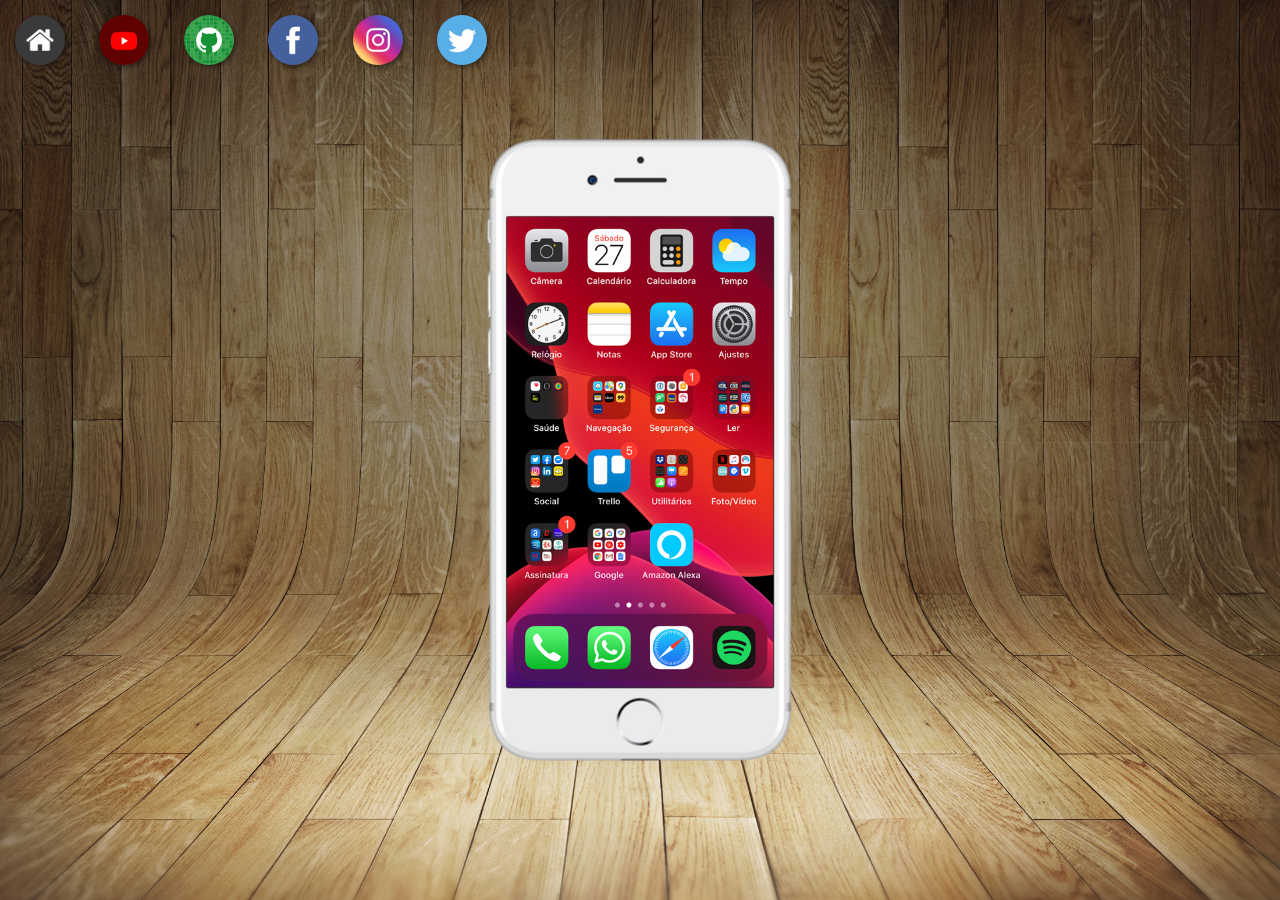
<file: index.html>
<!DOCTYPE html>
<html lang="pt-br">
<head>
    <meta charset="UTF-8">
    <meta http-equiv="X-UA-Compatible" content="IE=edge">
    <meta name="viewport" content="width=device-width, initial-scale=1.0">
    <title>Projeto de Redes Sociais</title>
    <link rel="shortcut icon" href="favicon.ico" type="image/x-icon">
    <link rel="stylesheet" href="socialestilo.css">

</head>
<body>
    <main>
        <section id="telefone">
            <iframe src="home.html" name="tela" id="tela" frameborder="0">
                Seu navegador não é compatível com isso.
            </iframe>
        </section>
        <section id="redes-sociais">
            <a href="home.html" target="tela"><img src="imagens/logo-home.jpg" alt="Home"></a>
            <a href="youtube.html" target="tela"><img src="imagens/logo-youtube.jpg" alt="Youtube"></a>
            <a href="github.html" target="tela"><img src="imagens/logo-github.jpg" alt="Github"></a>
            <a href="facebook.html" target="tela"><img src="imagens/logo-facebook.jpg" alt="Facebook"></a>
            <a href="instagram.html" target="tela"><img src="imagens/logo-instagram.jpg" alt="Instagram"></a>
            <a href="twitter.html" target="tela"><img src="imagens/logo-twitter.jpg" alt="Twitter"></a>
        </section>
    </main>
    
</body>
</html>
</file>
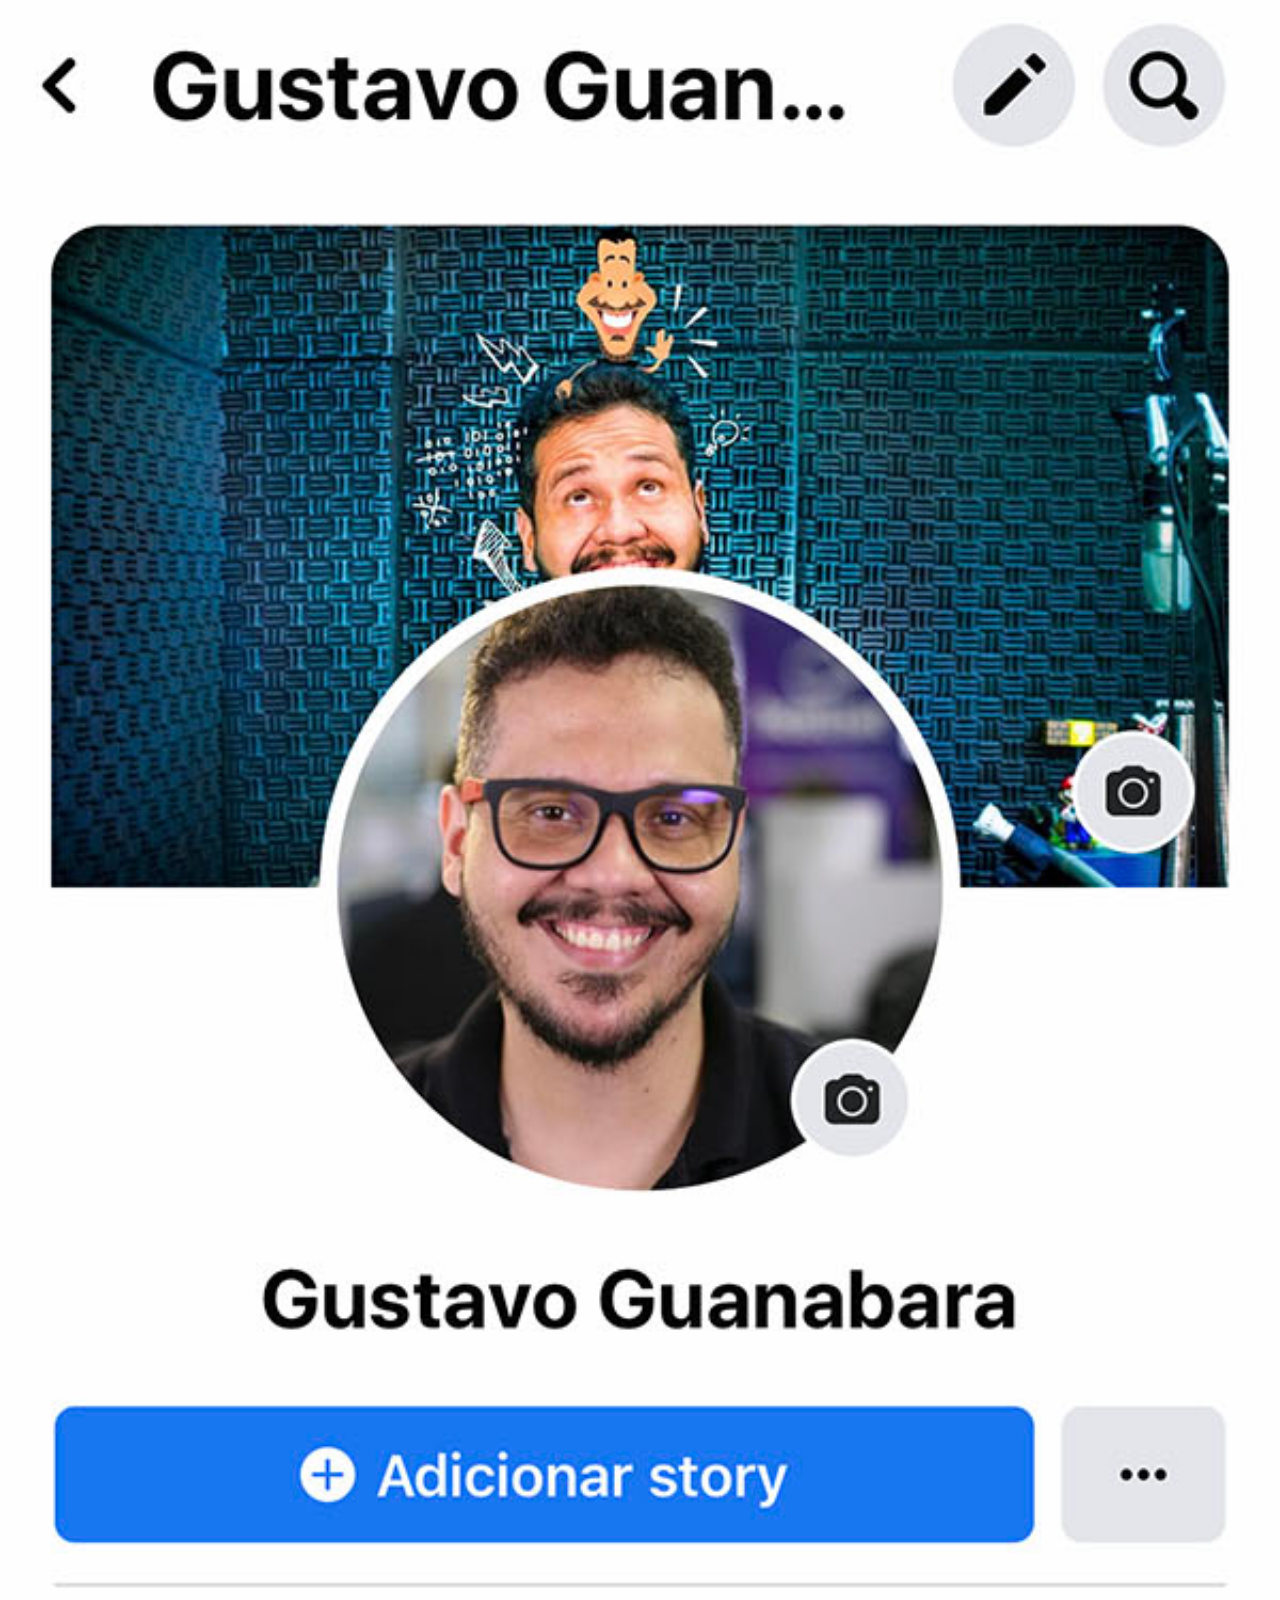
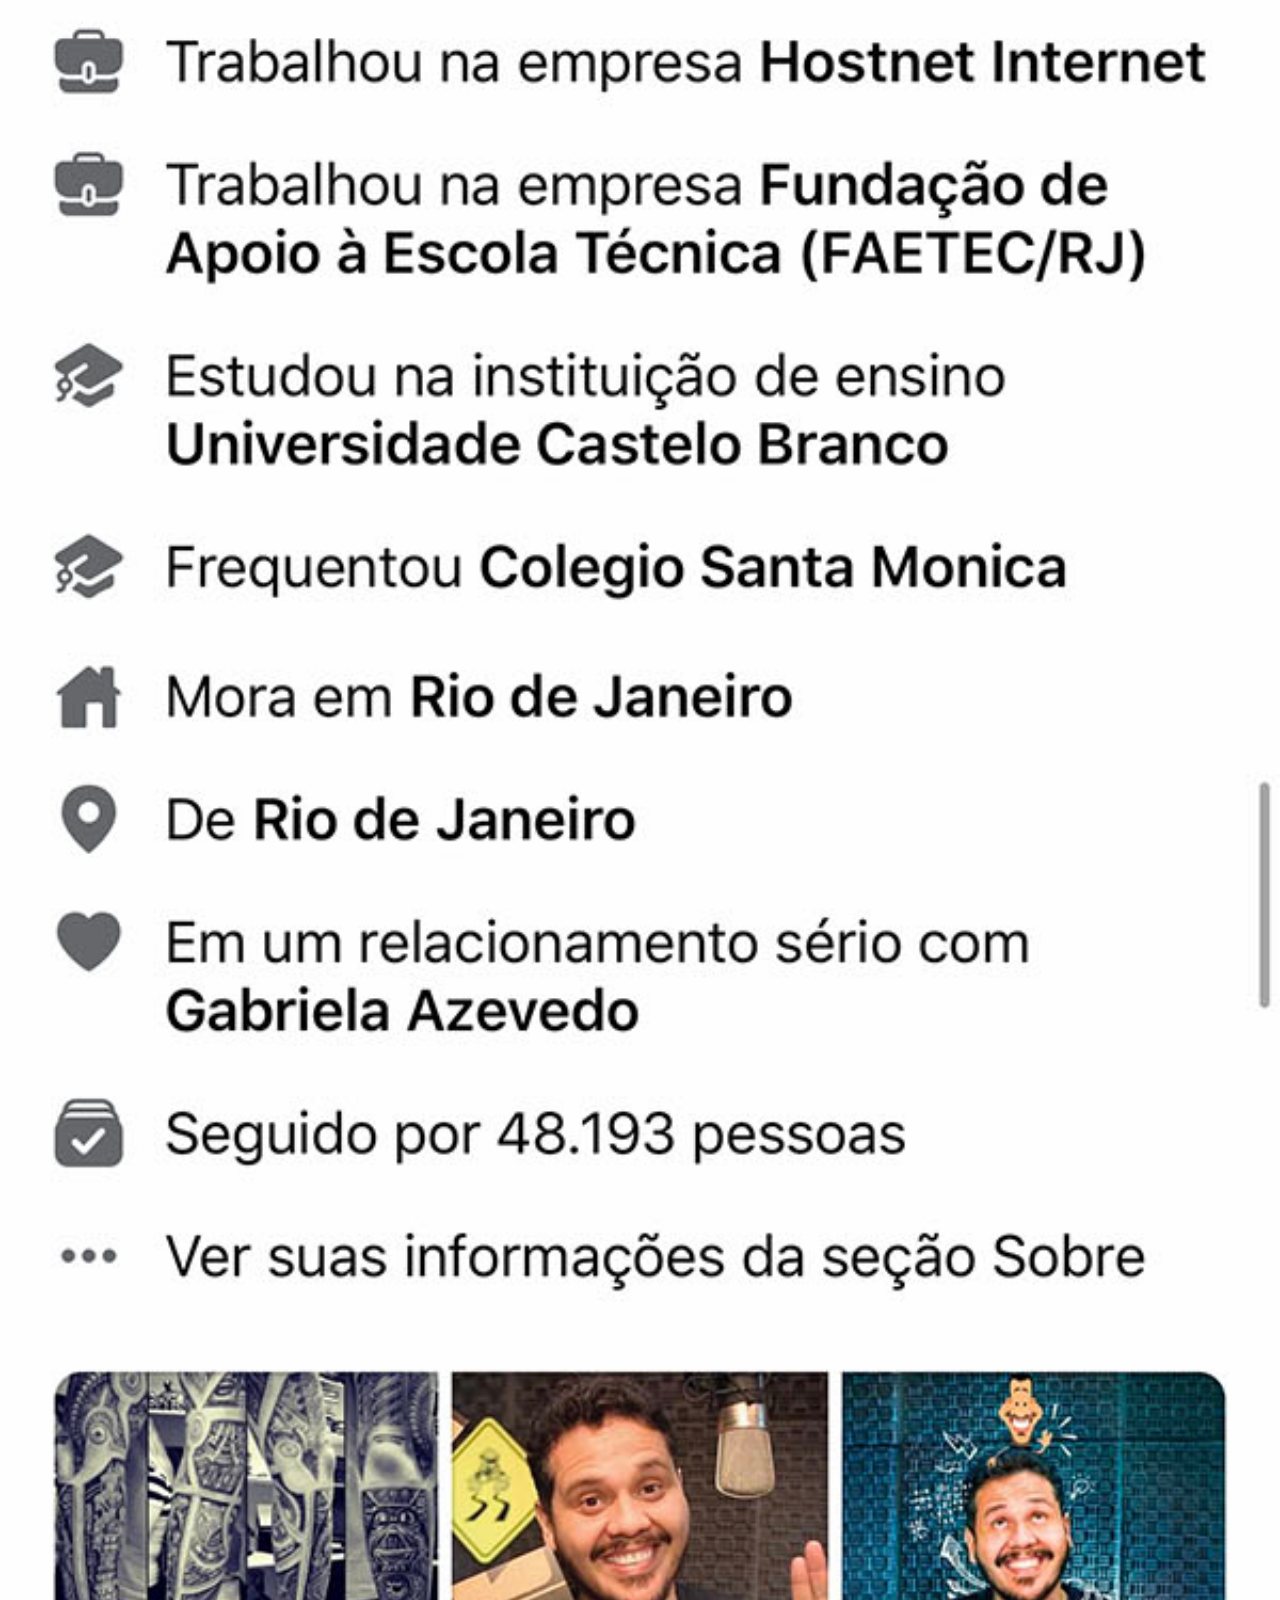
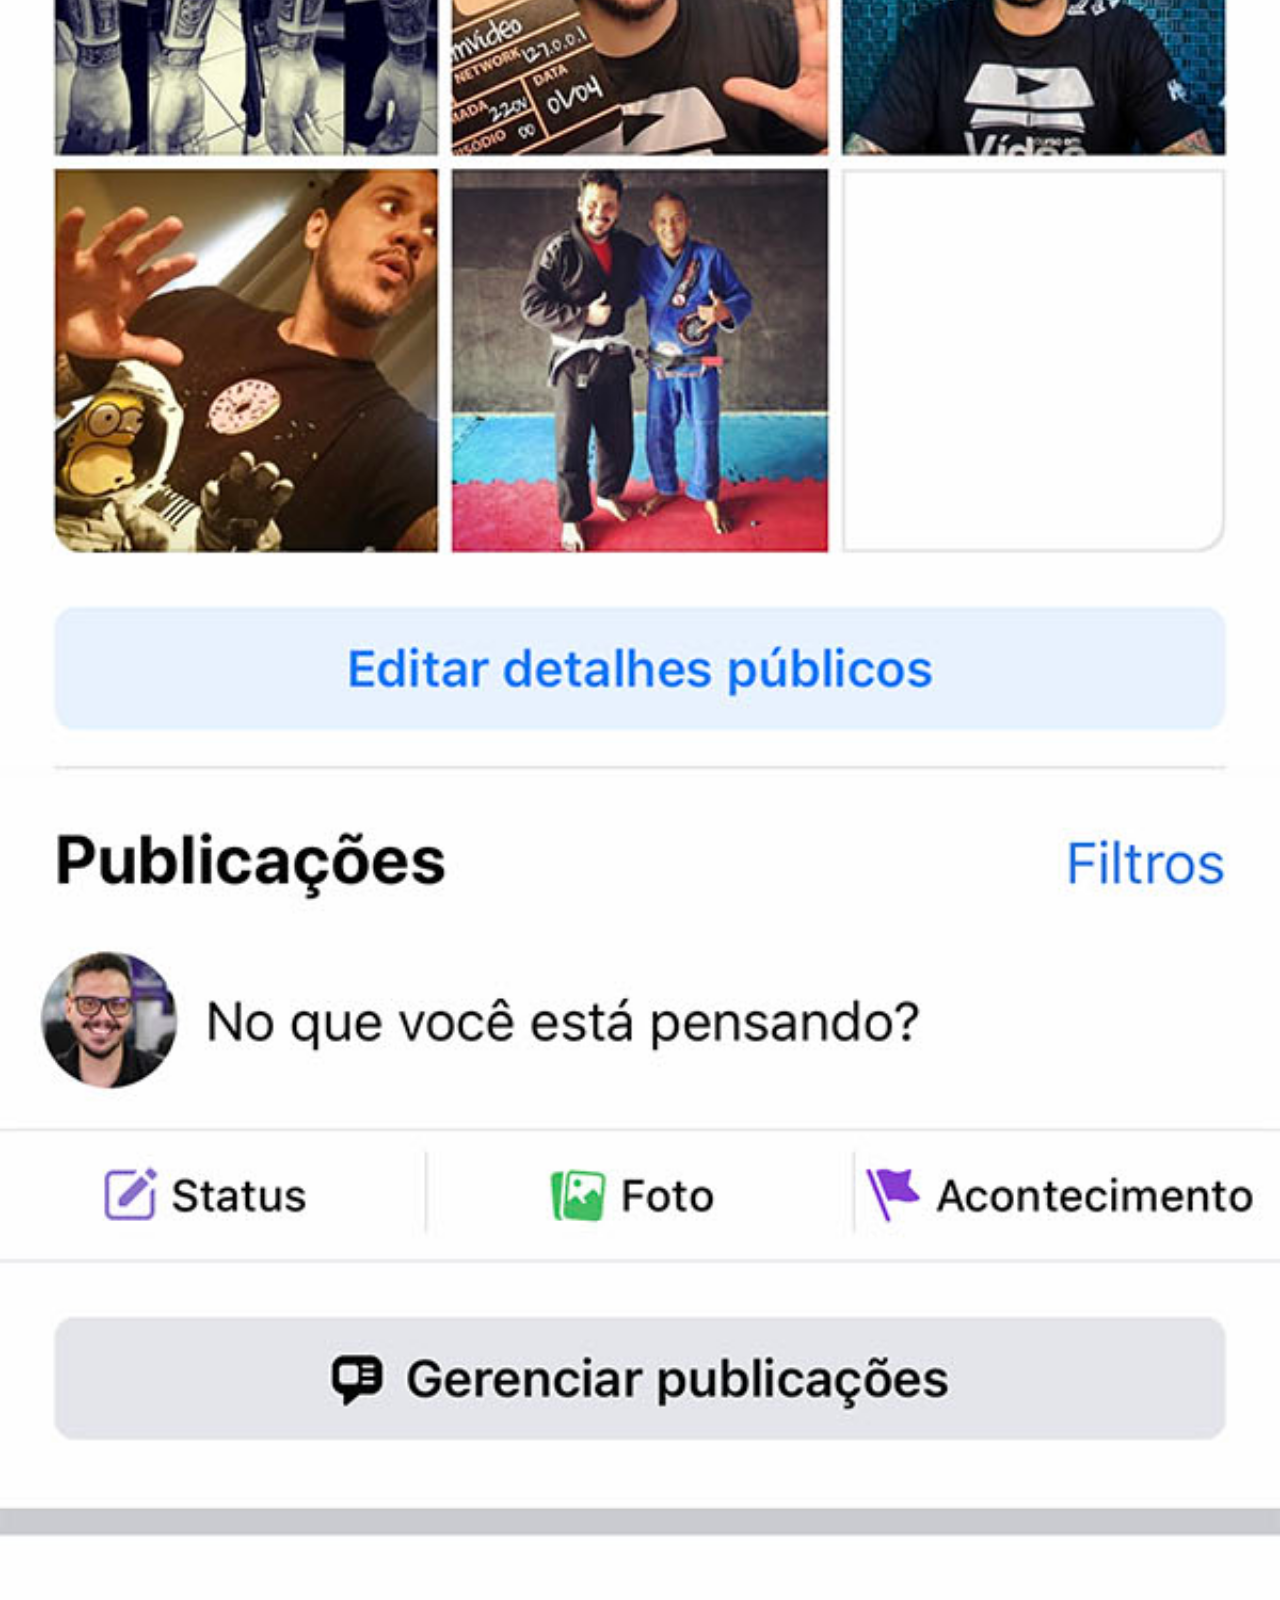
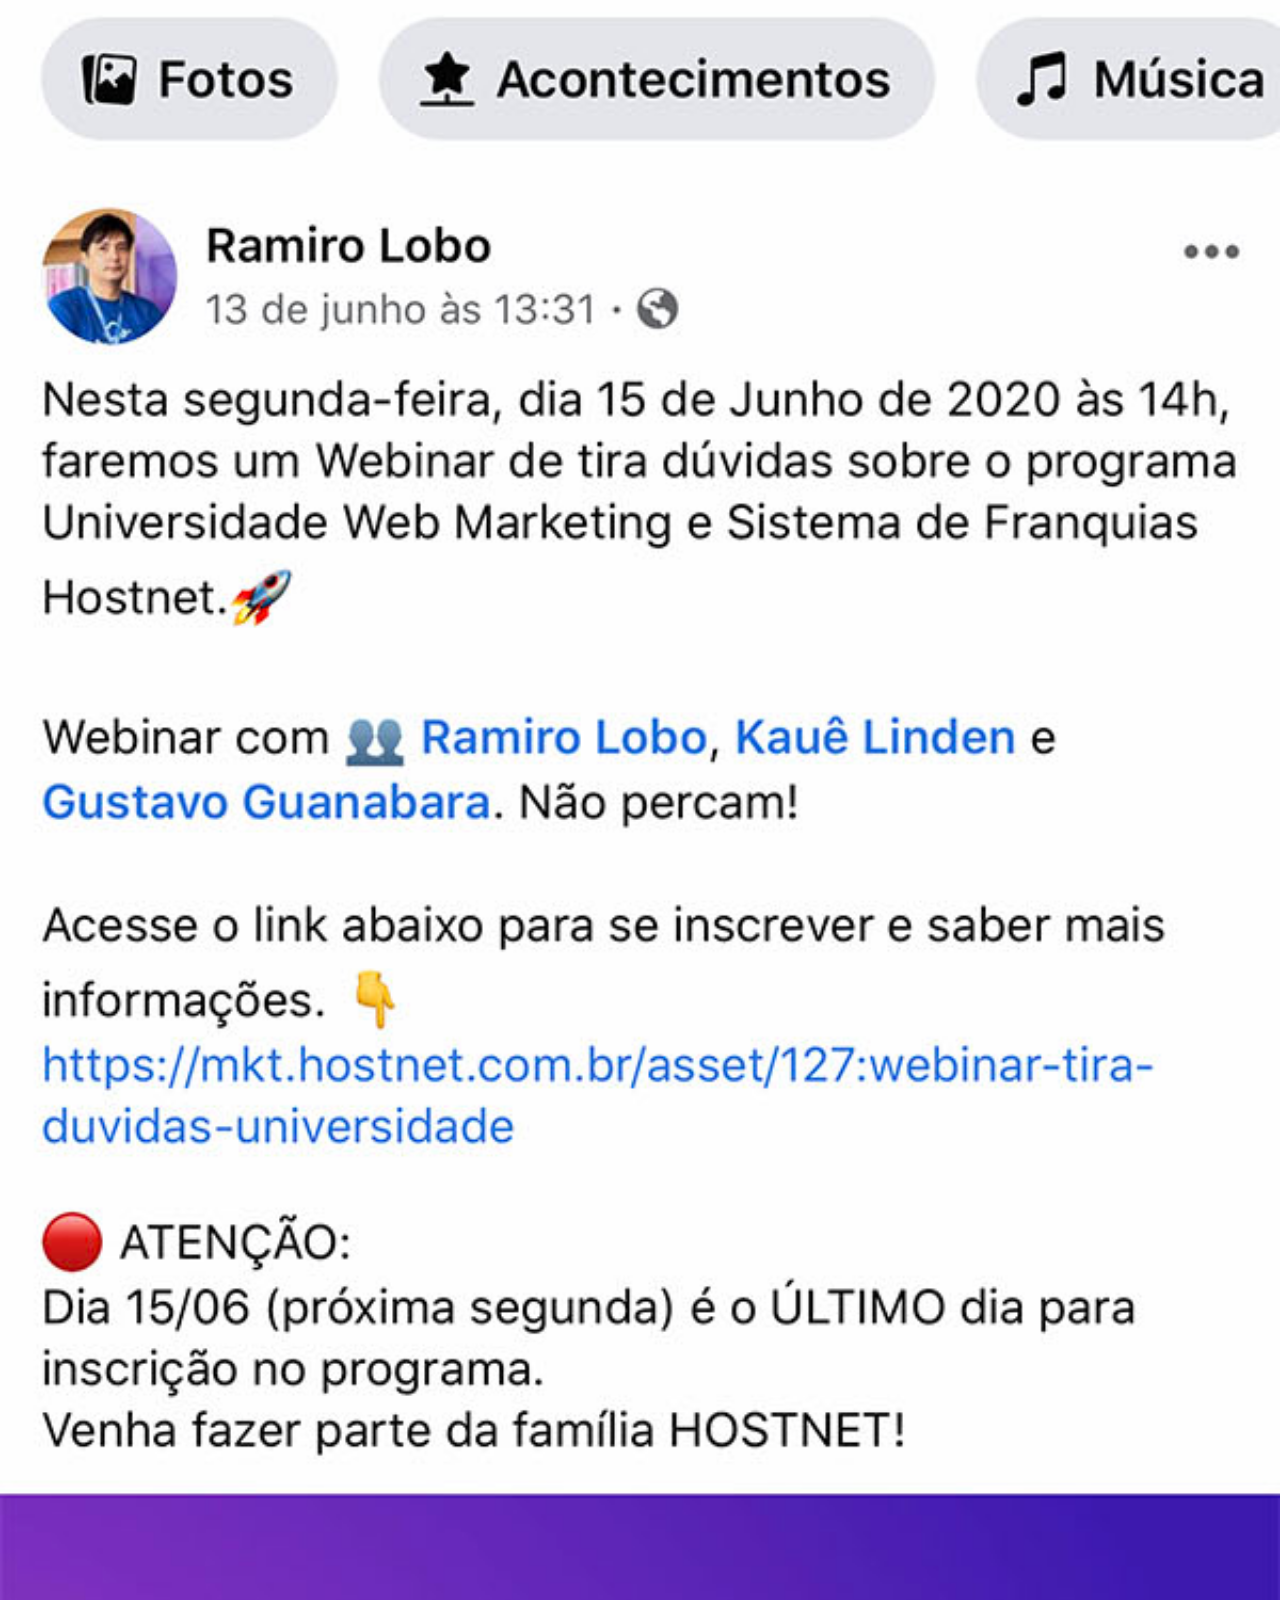
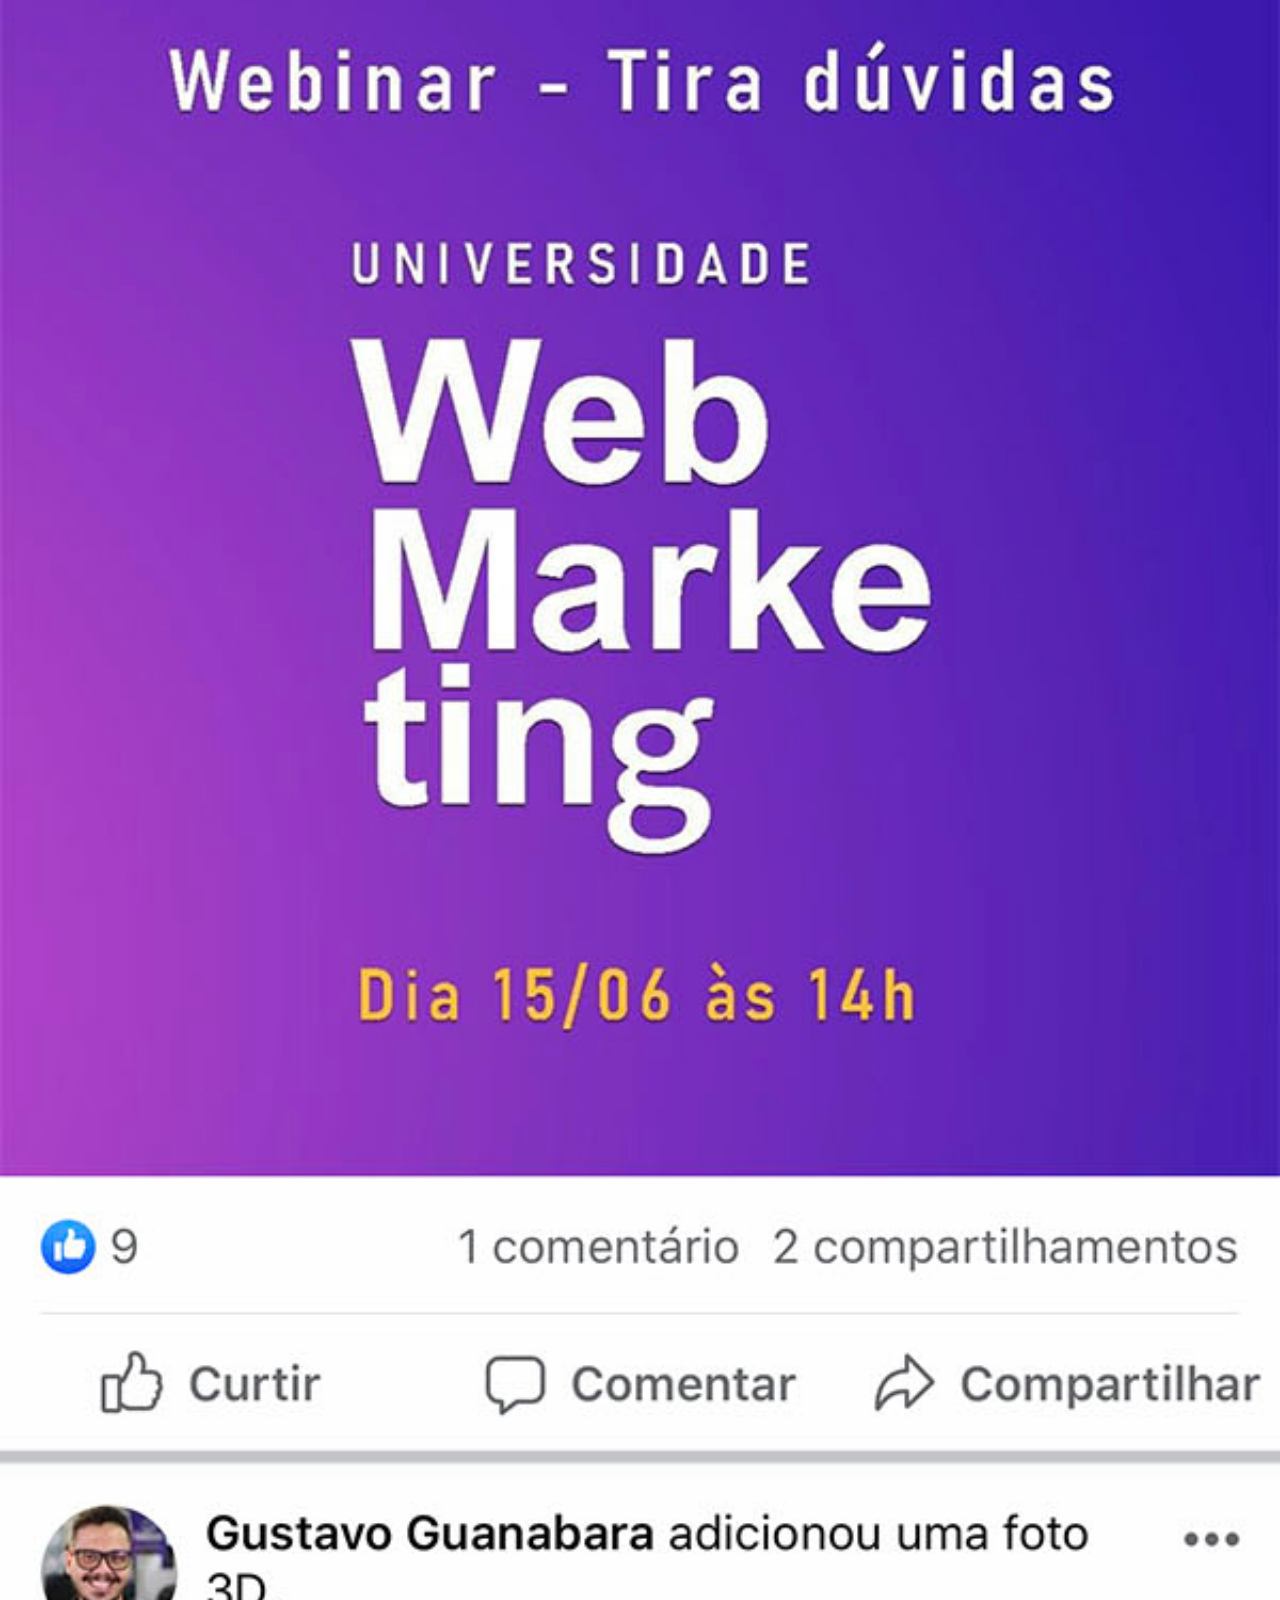
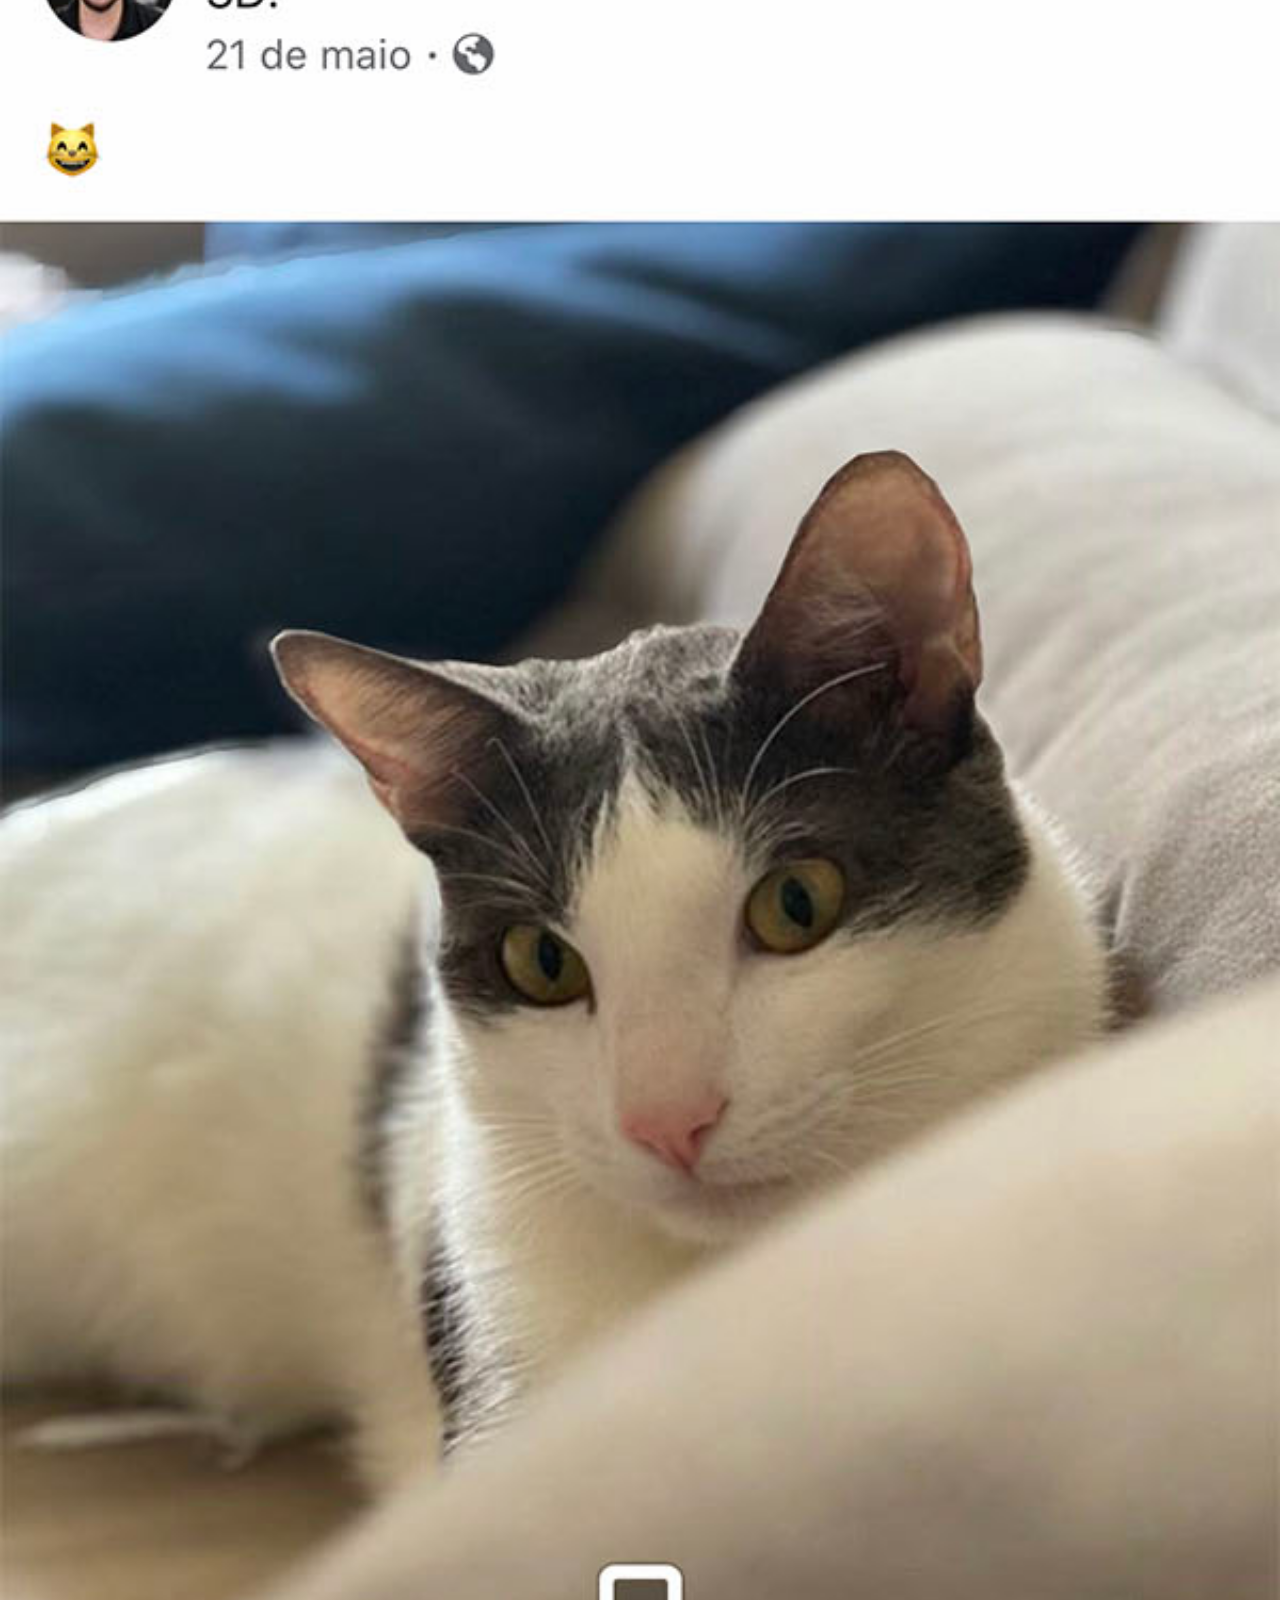
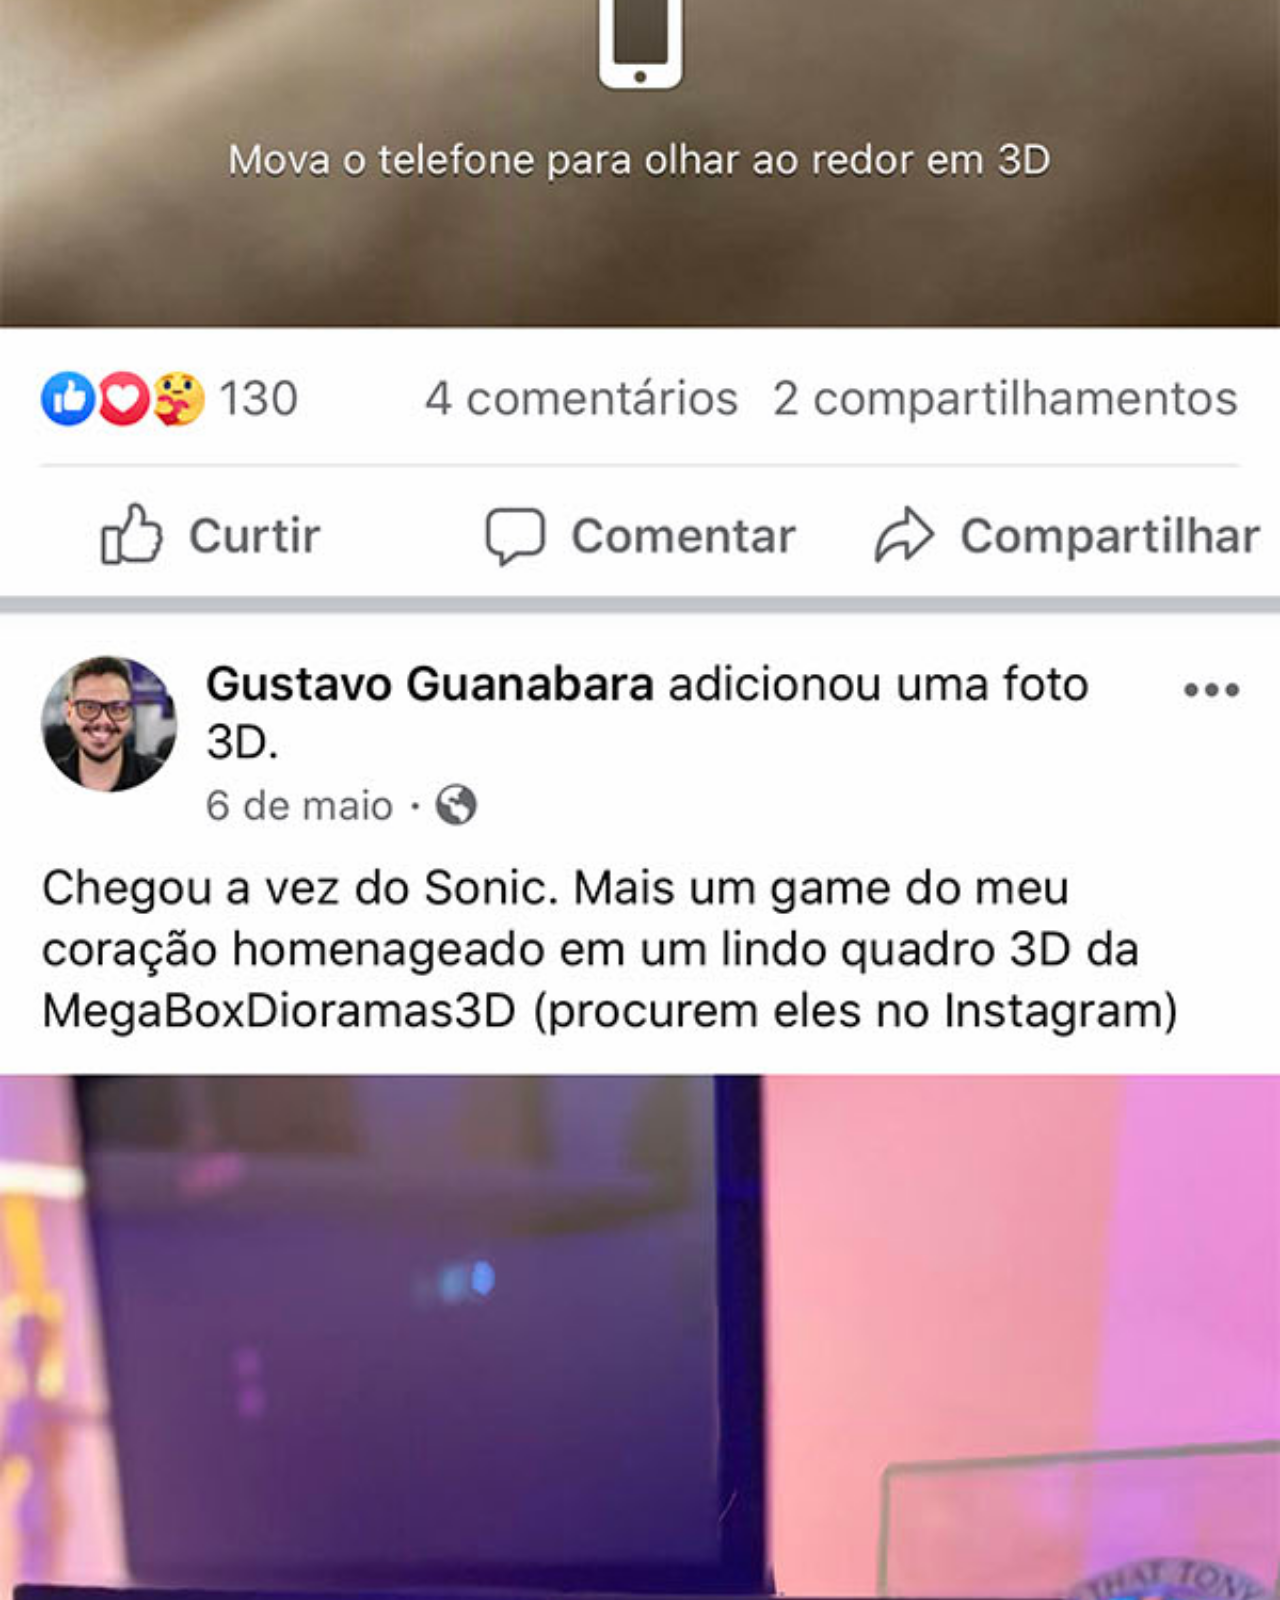
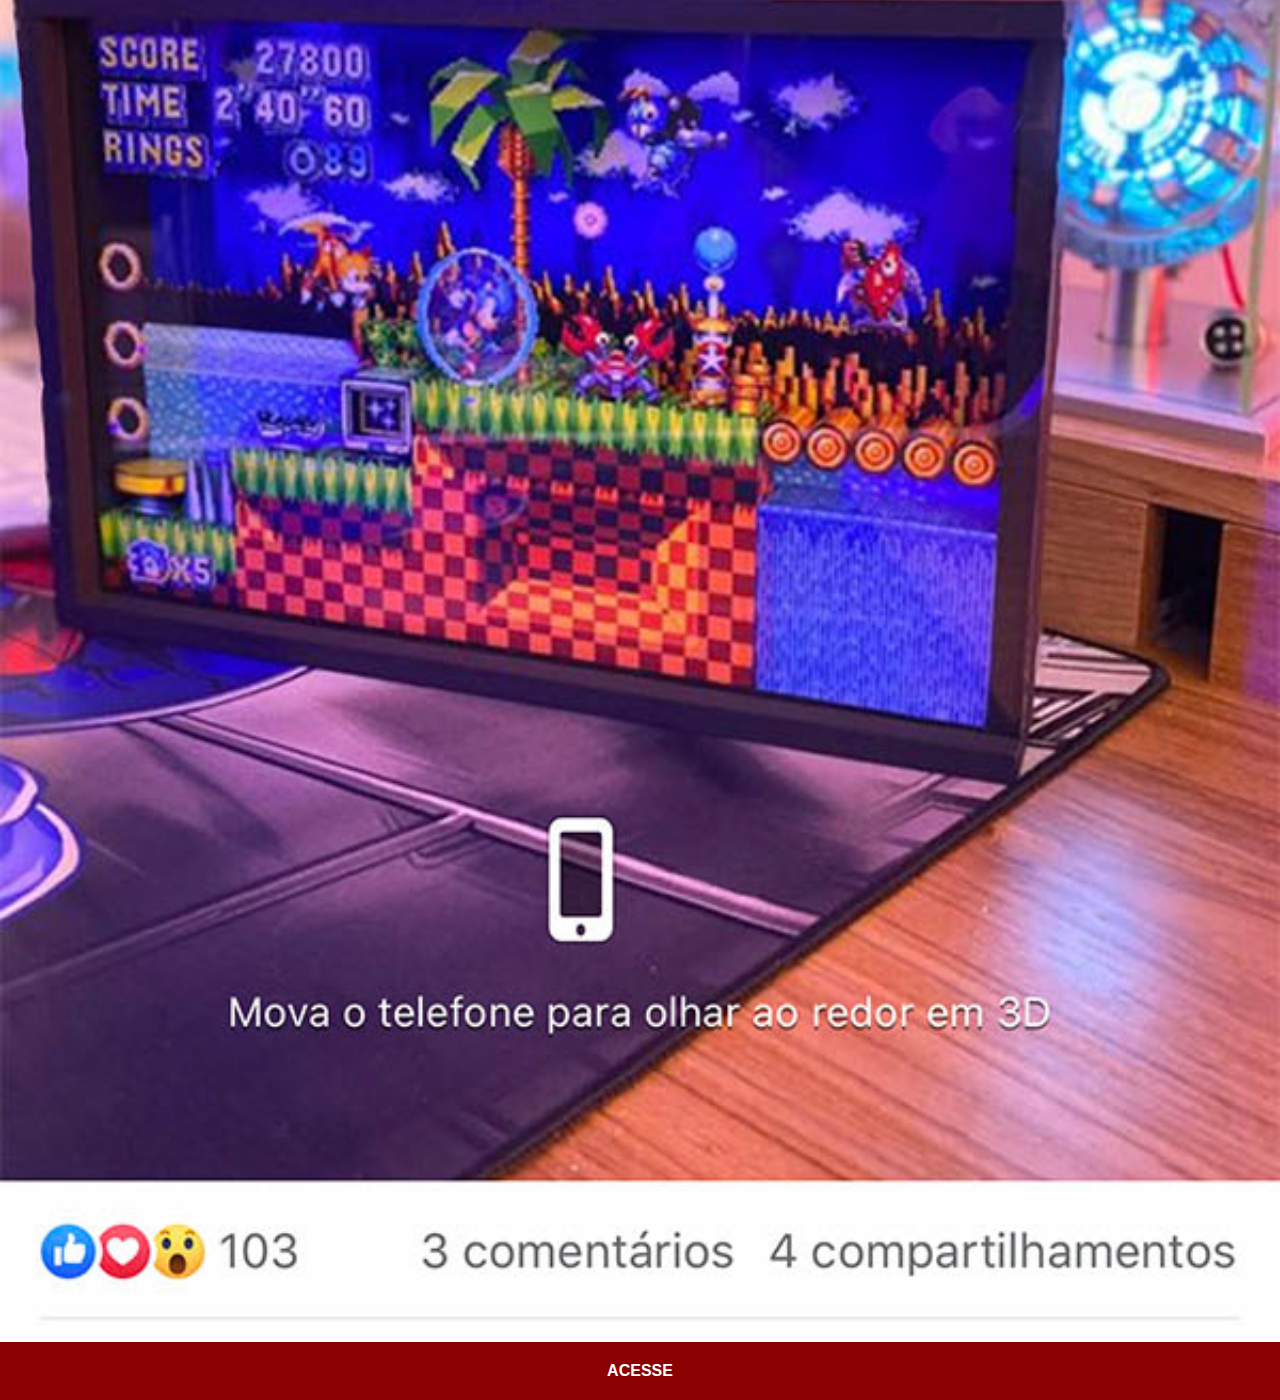
<file: facebook.html>
<!DOCTYPE html>
<html lang="pt-br">
<head>
    <meta charset="UTF-8">
    <meta http-equiv="X-UA-Compatible" content="IE=edge">
    <meta name="viewport" content="width=device-width, initial-scale=1.0">
    <title>Facebook</title>
    <link rel="stylesheet" href="estilos/social.css">
</head>
<body>
    <img src="imagens/tela-facebook.jpg" alt="Facebook">
    <a href="https://www.facebook.com/profile.php?id=100012233650260" target="_blank">ACESSE</a>

</body>
</html>
</file>
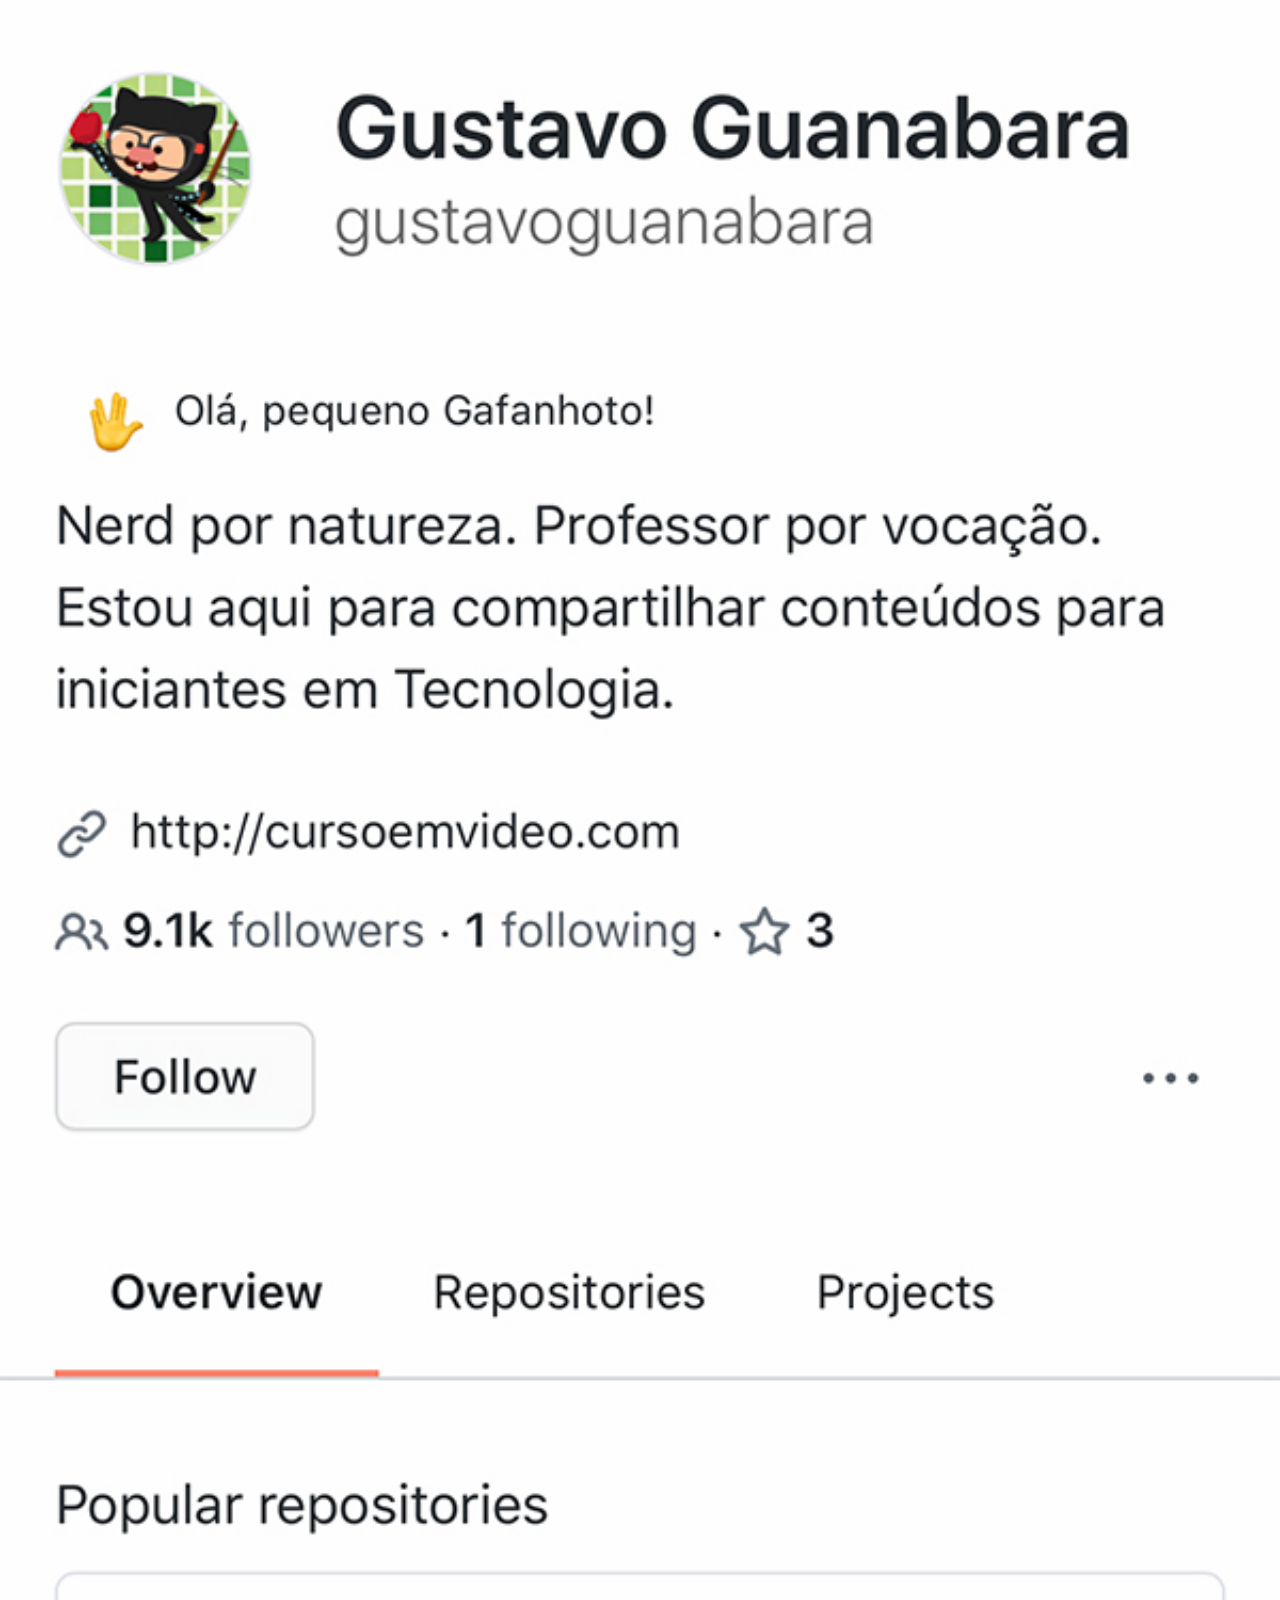
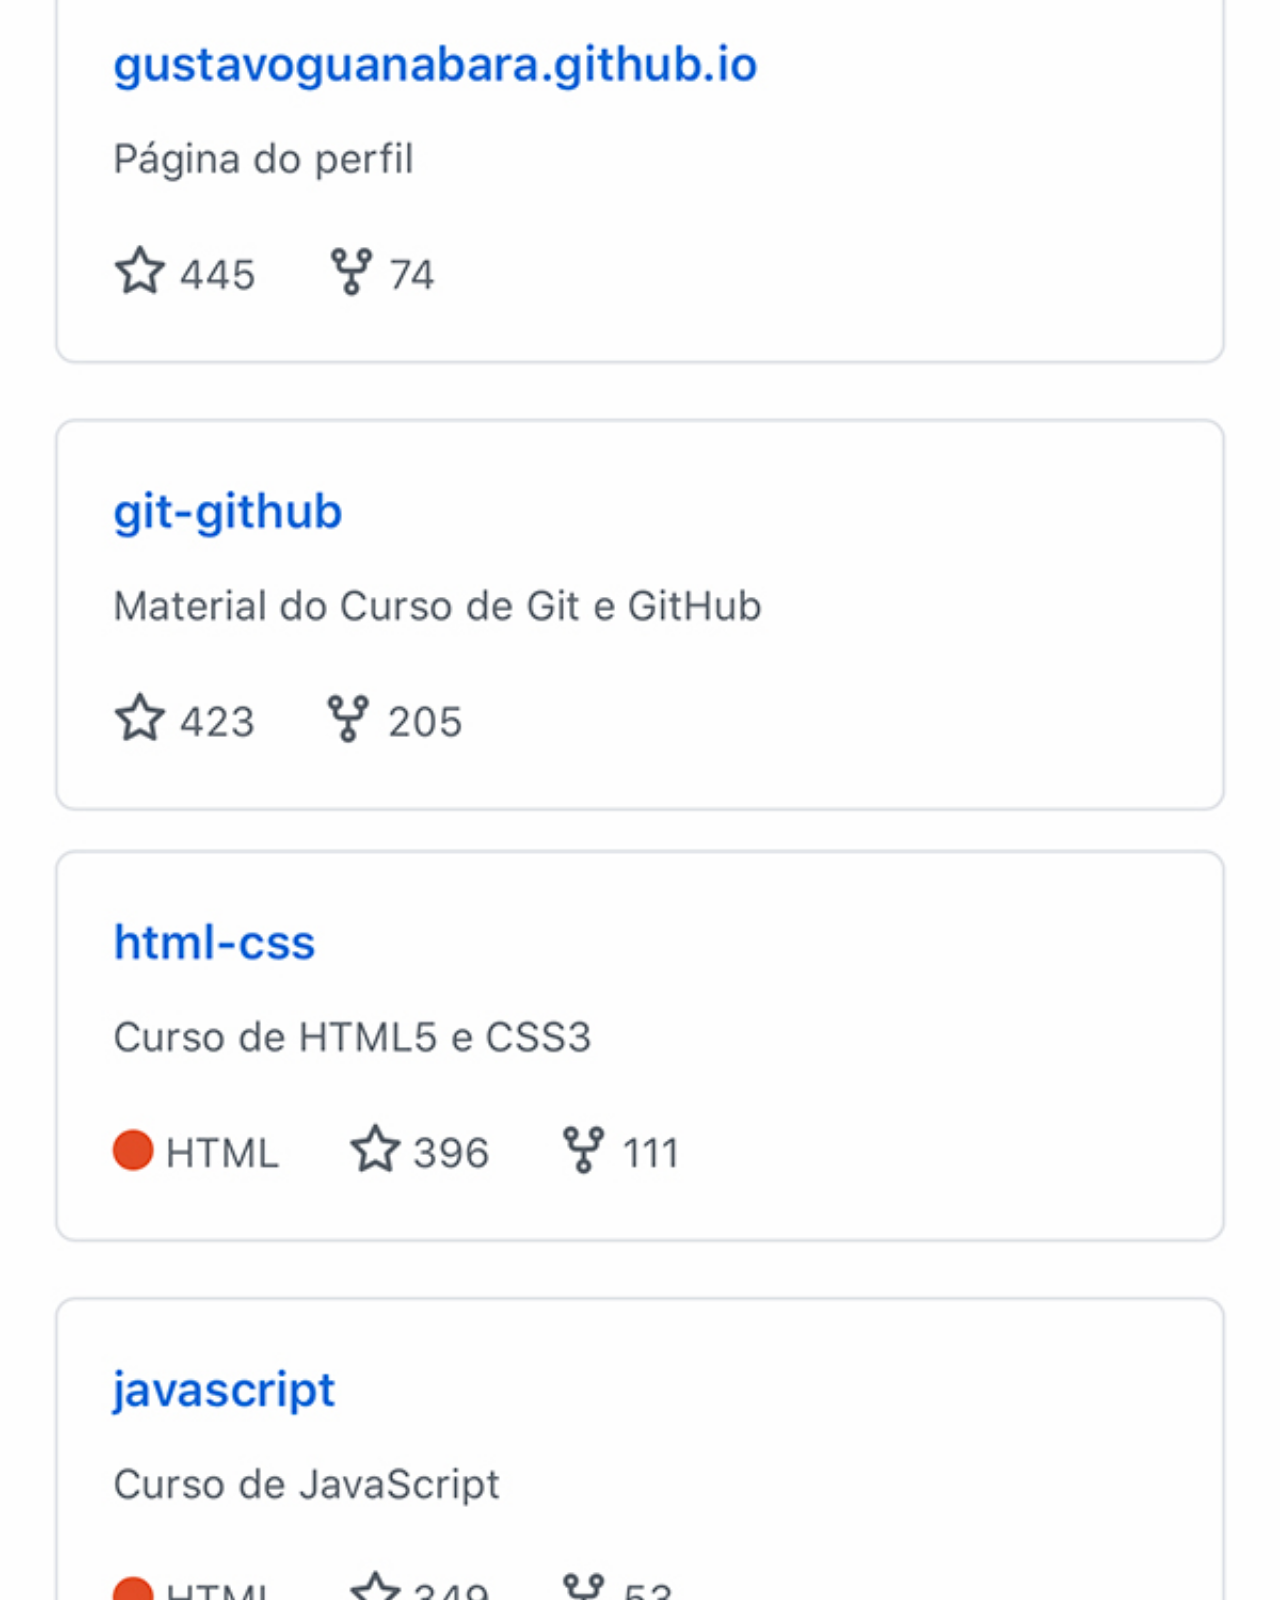
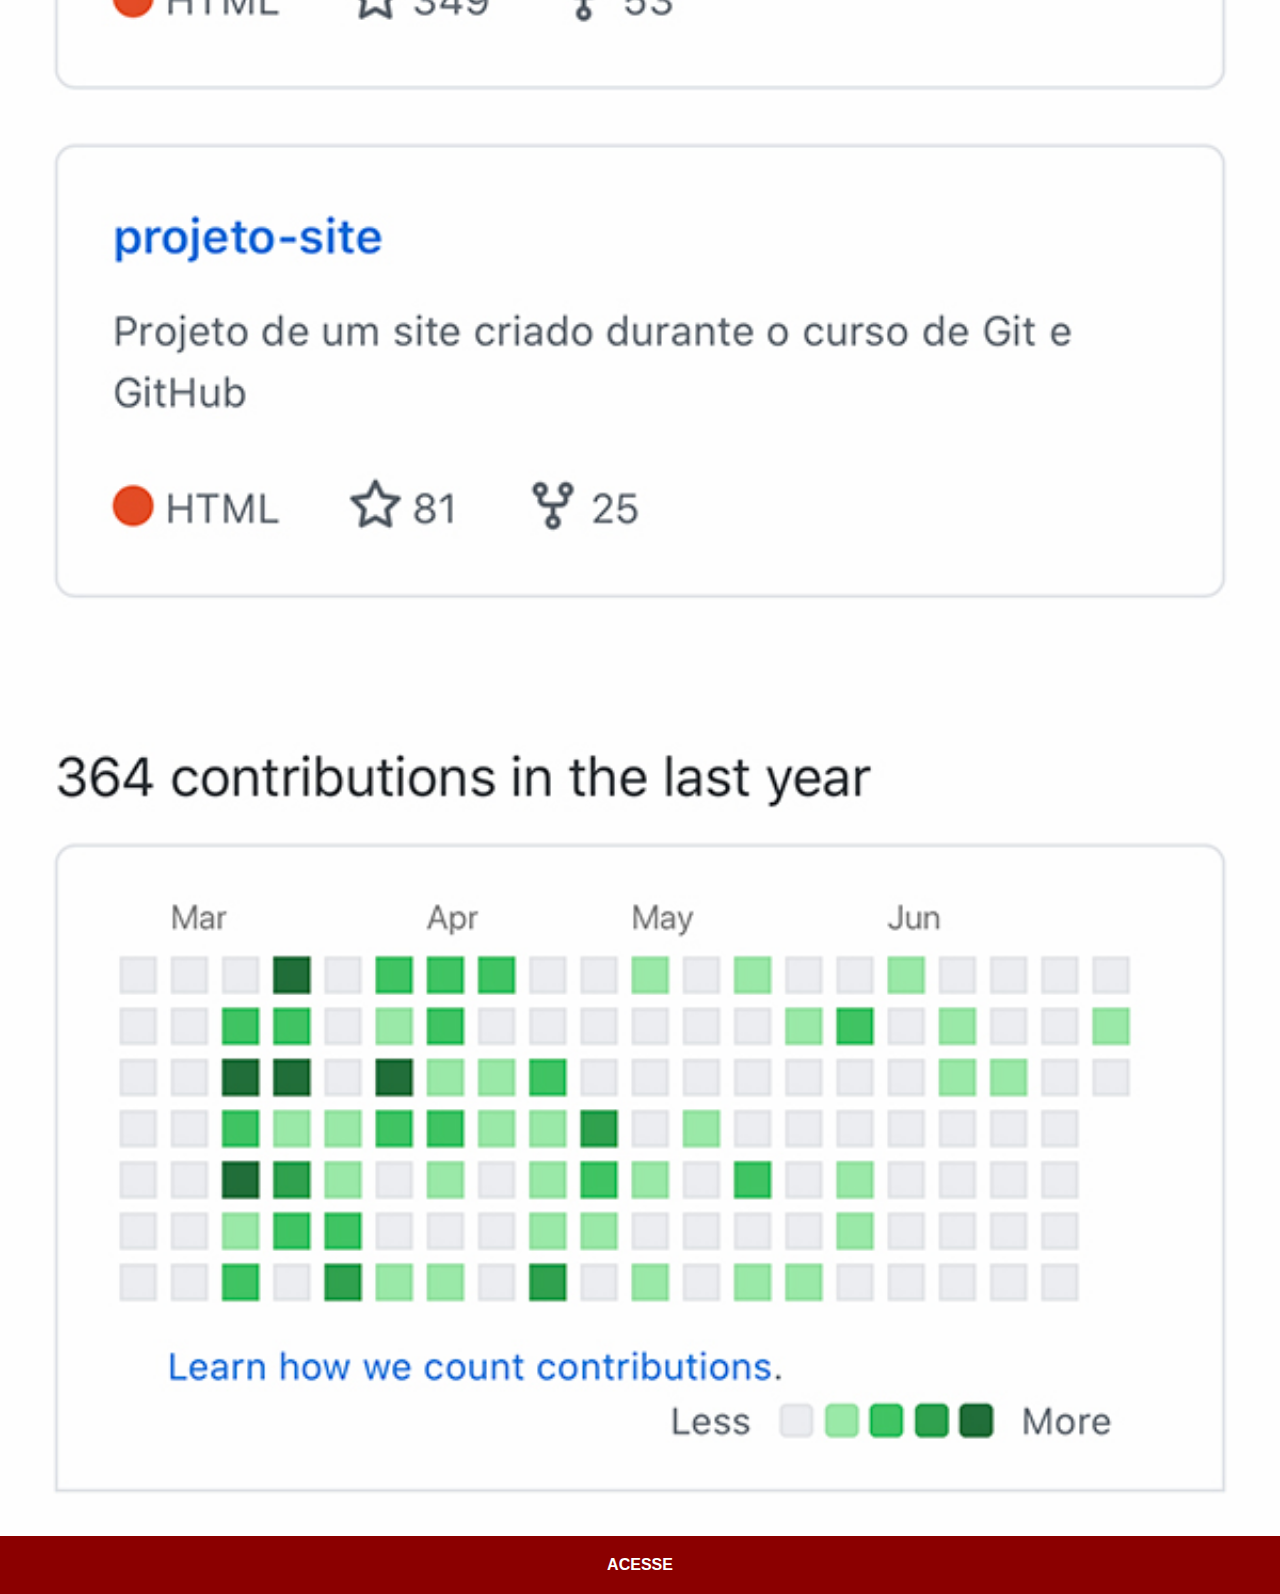
<file: github.html>
<!DOCTYPE html>
<html lang="pt-br">
<head>
    <meta charset="UTF-8">
    <meta http-equiv="X-UA-Compatible" content="IE=edge">
    <meta name="viewport" content="width=device-width, initial-scale=1.0">
    <title>Github</title>
    <link rel="stylesheet" href="estilos/social.css">
</head>
<body>
    <img src="imagens/tela-github.jpg" alt="Github">
    <a href="https://github.com/Azeve-do/" target="_blank">ACESSE</a>
    
</body>
</html>
</file>
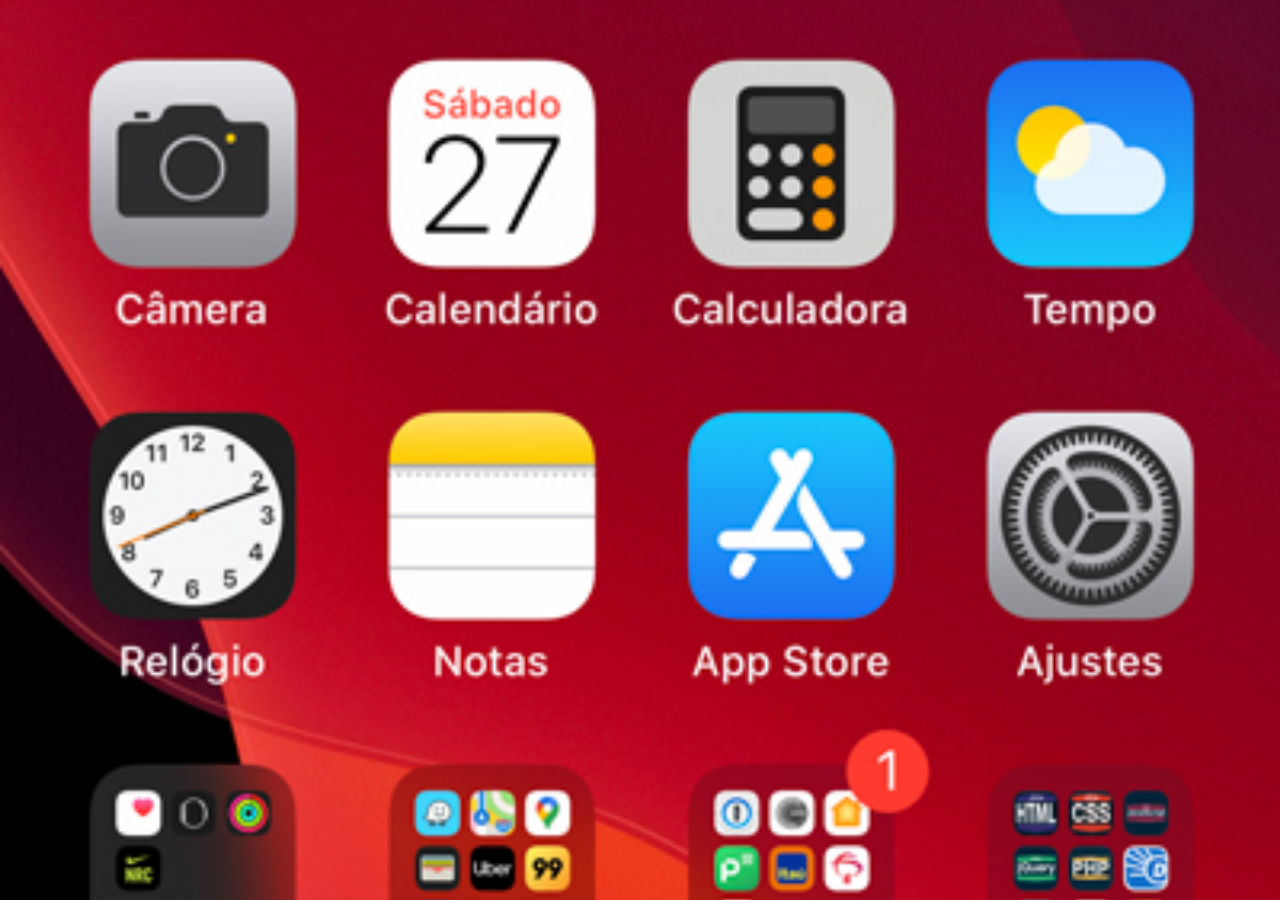
<file: home.html>
<!DOCTYPE html>
<html lang="pt-br">
<head>
    <meta charset="UTF-8">
    <meta http-equiv="X-UA-Compatible" content="IE=edge">
    <meta name="viewport" content="width=device-width, initial-scale=1.0">
    <title>Home</title>
    <style>
        * {
            margin: 0px;
            padding: 0px;

        }

        body {
            width: 100vw;
            height: 100vh;
            background: black url('imagens/tela-home.jpg') no-repeat top center/cover;
        }
    </style>
</head>
<body>

    <h1></h1>
    
</body>
</html>
</file>
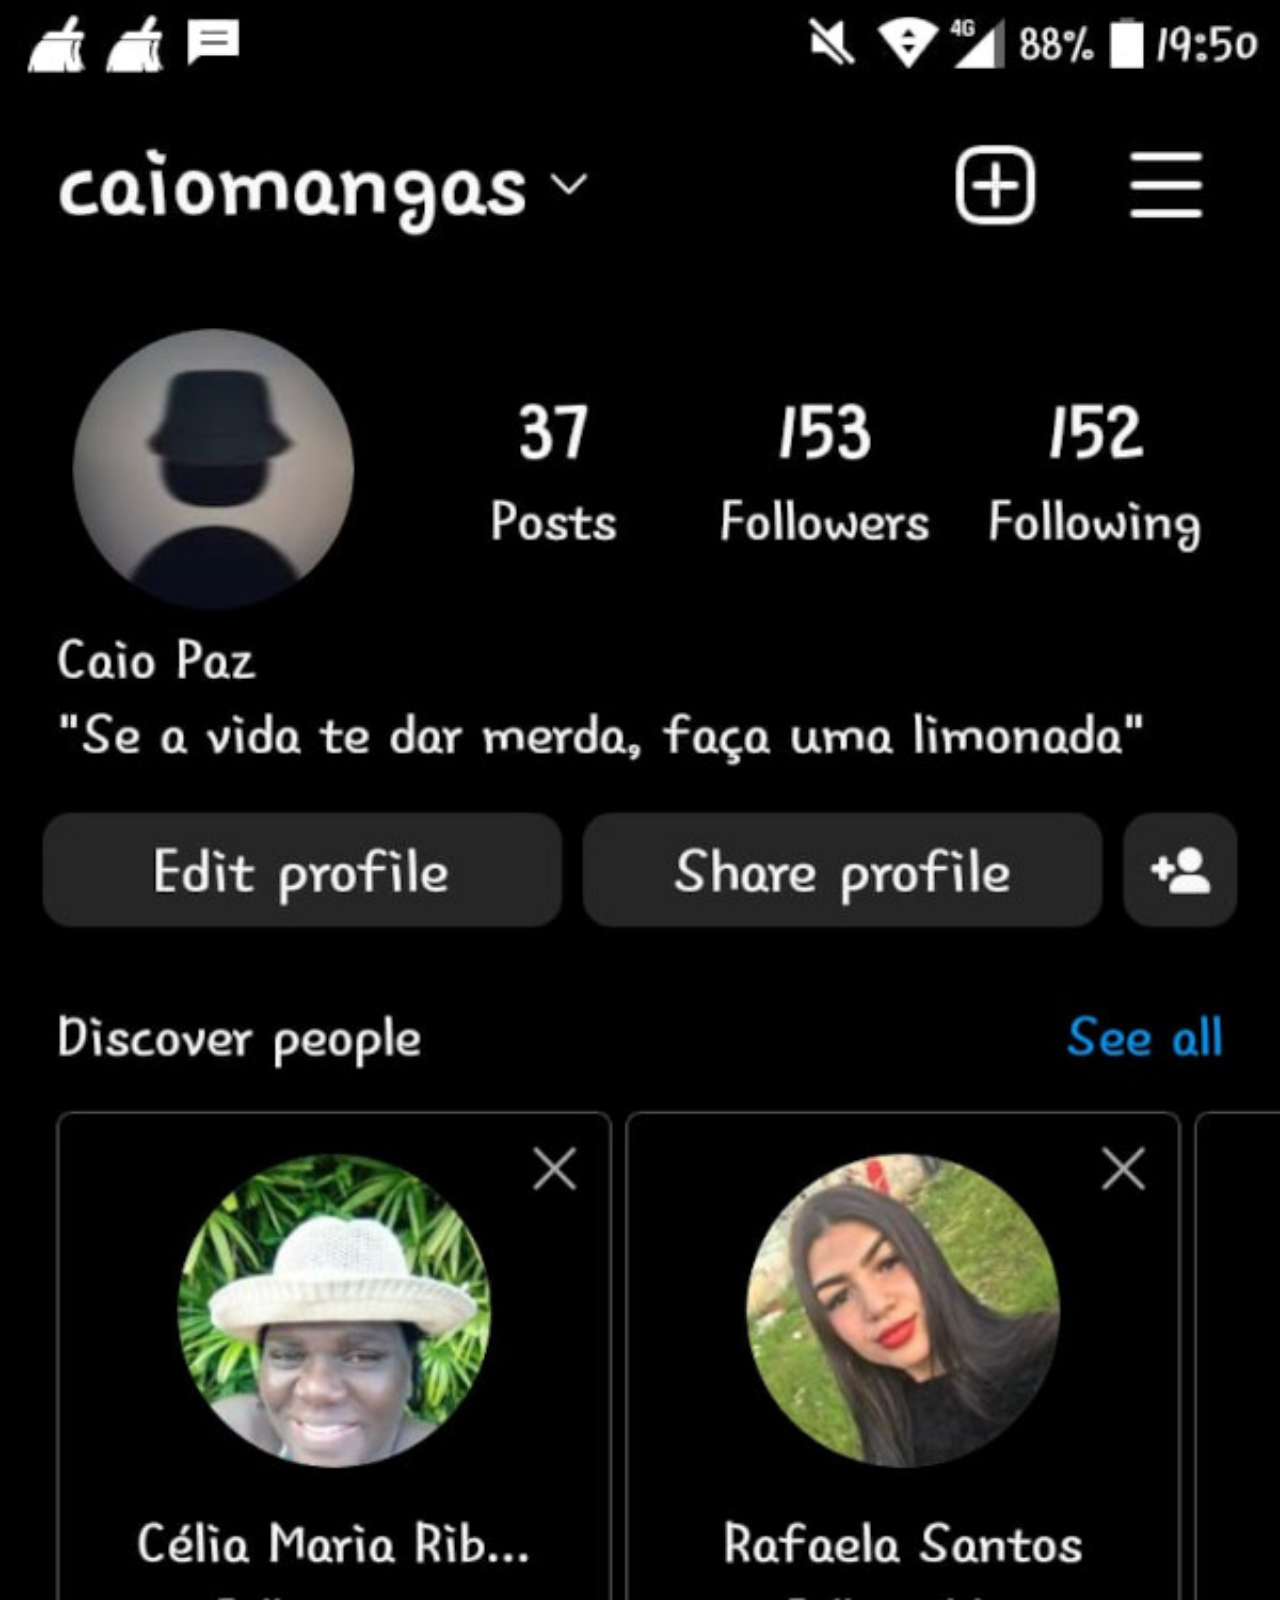
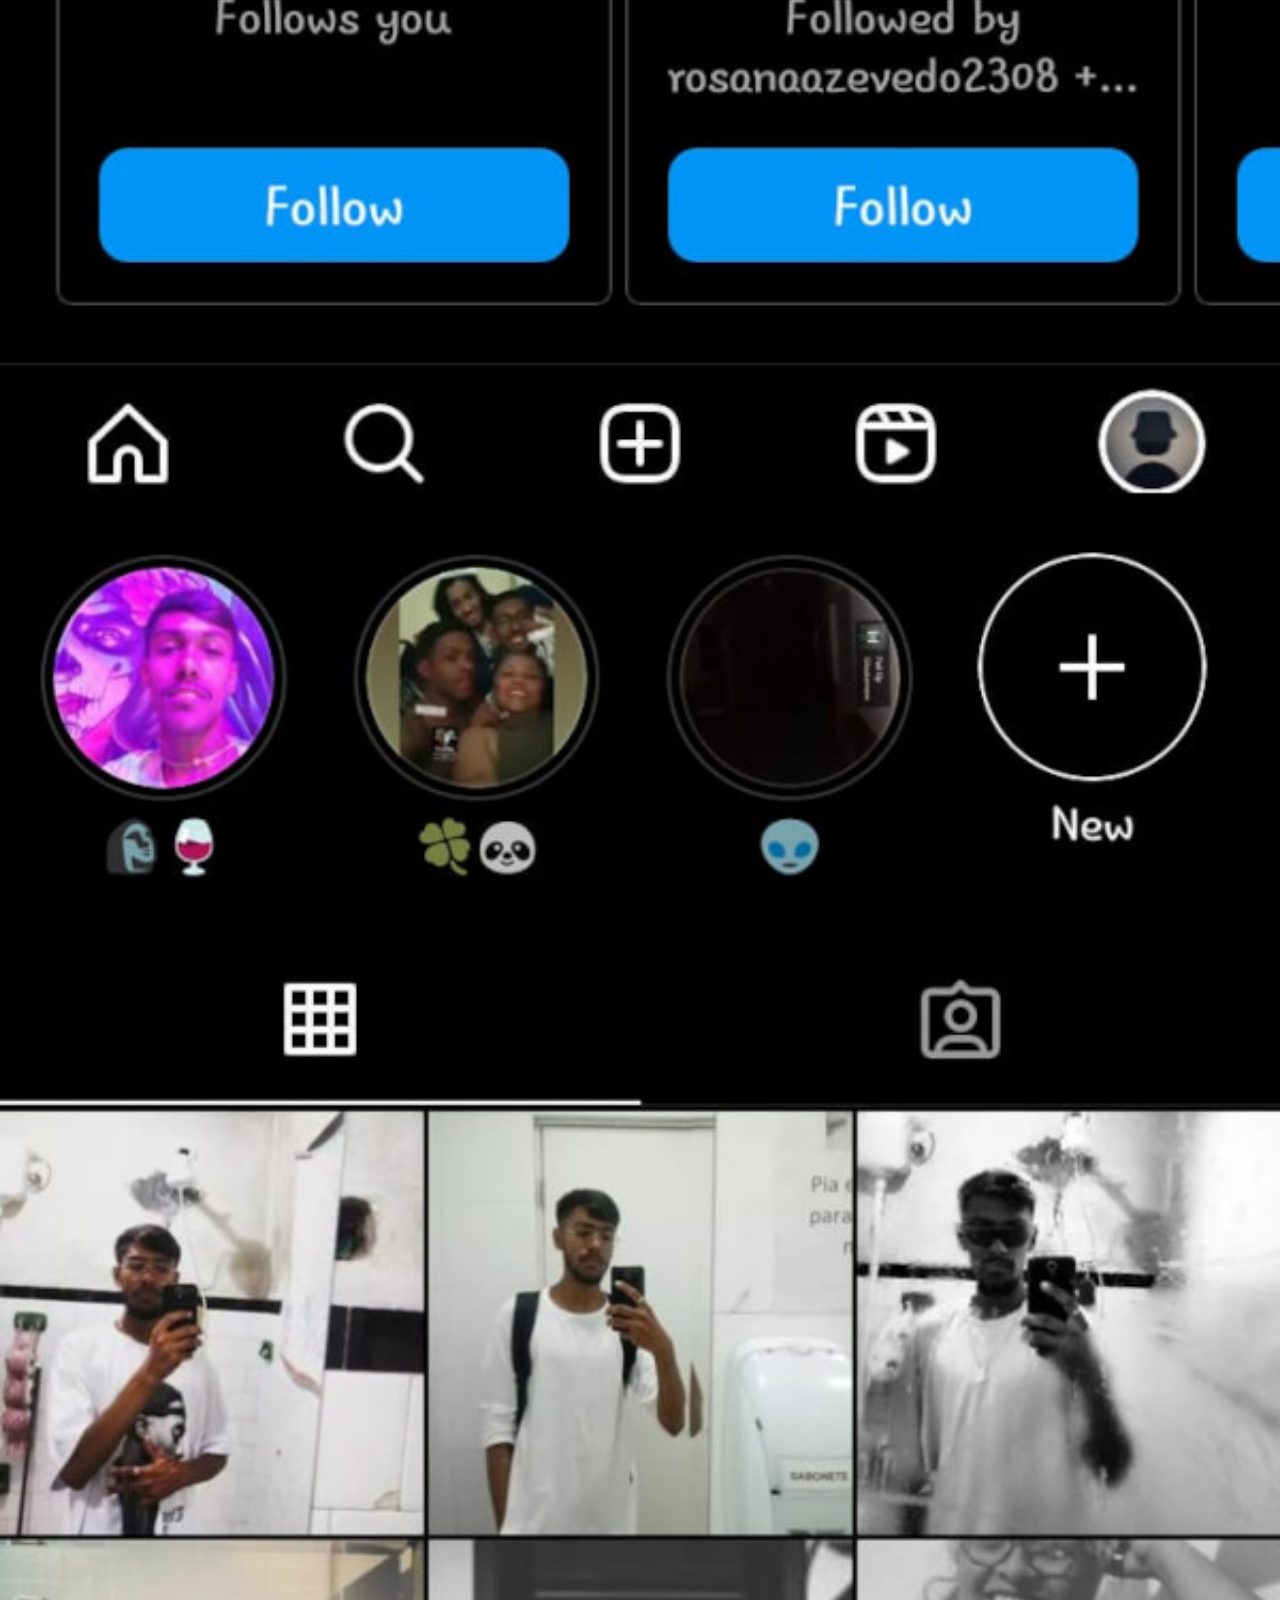
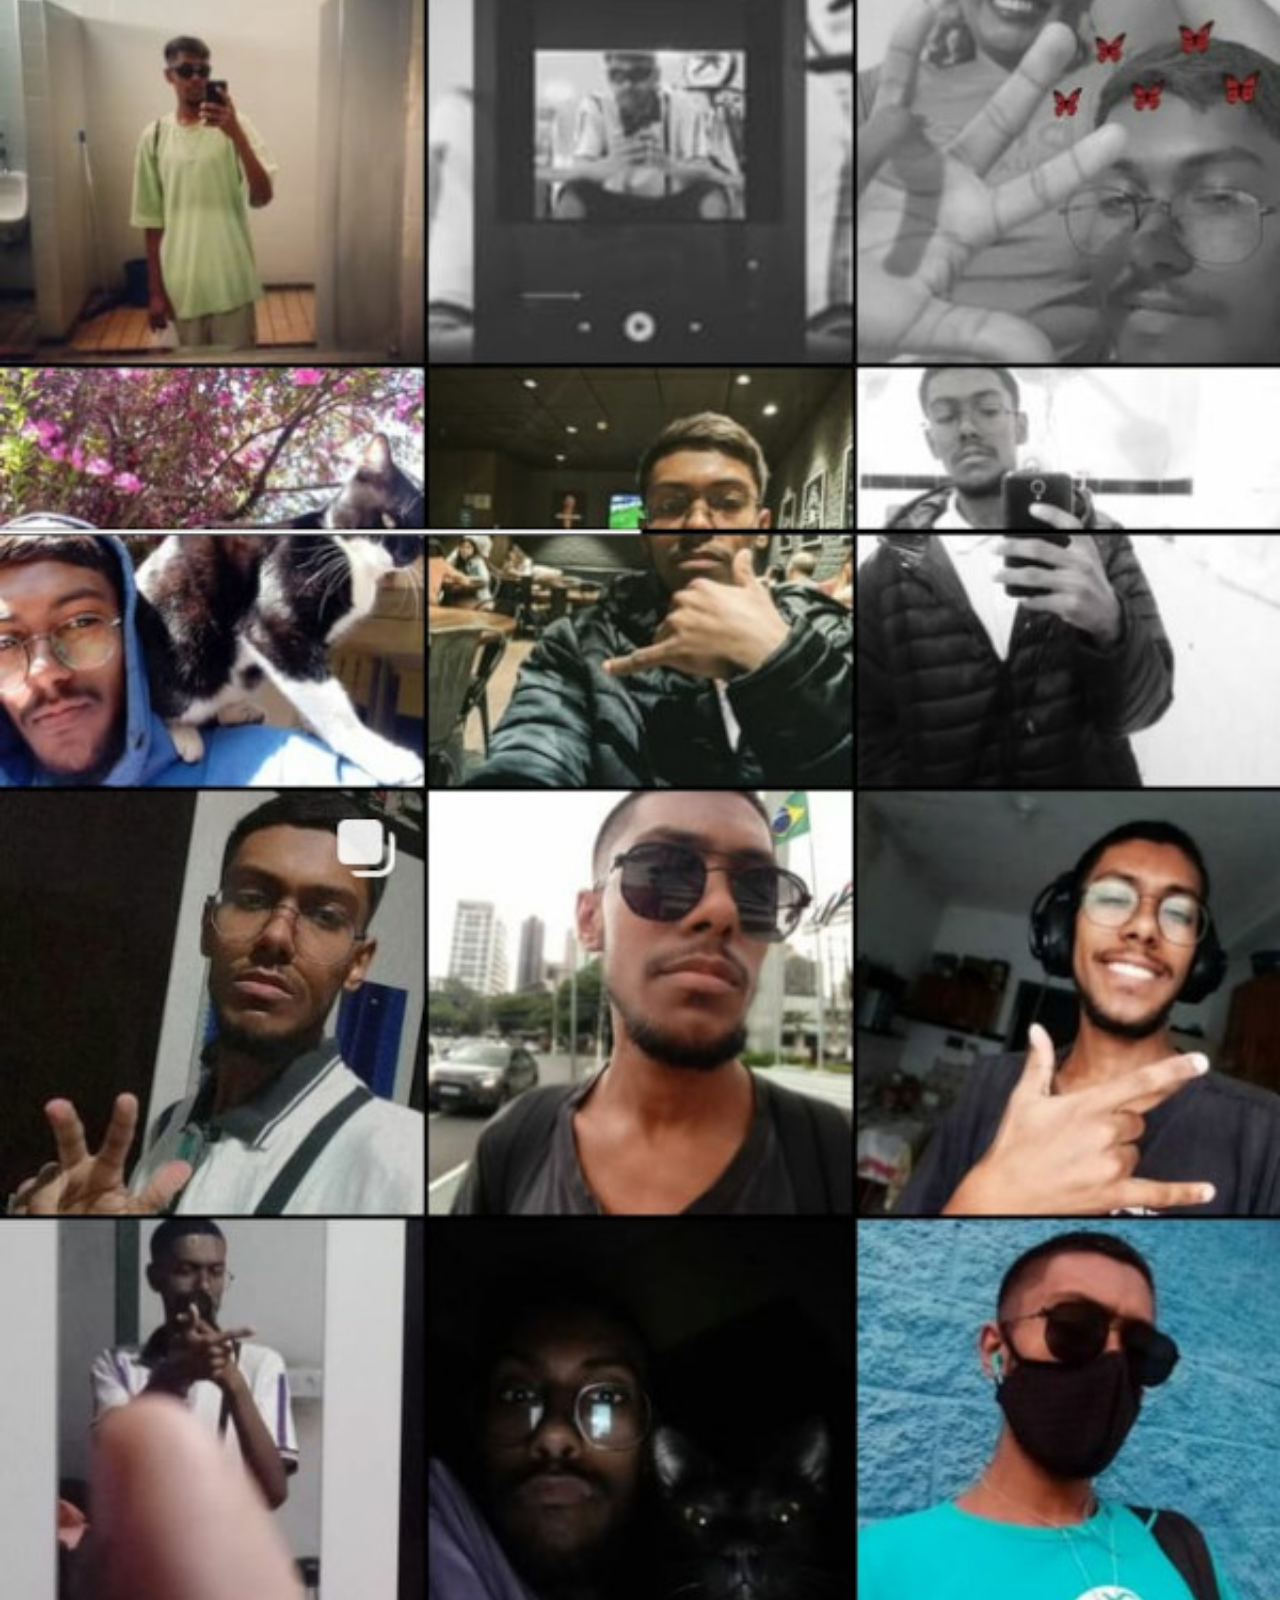
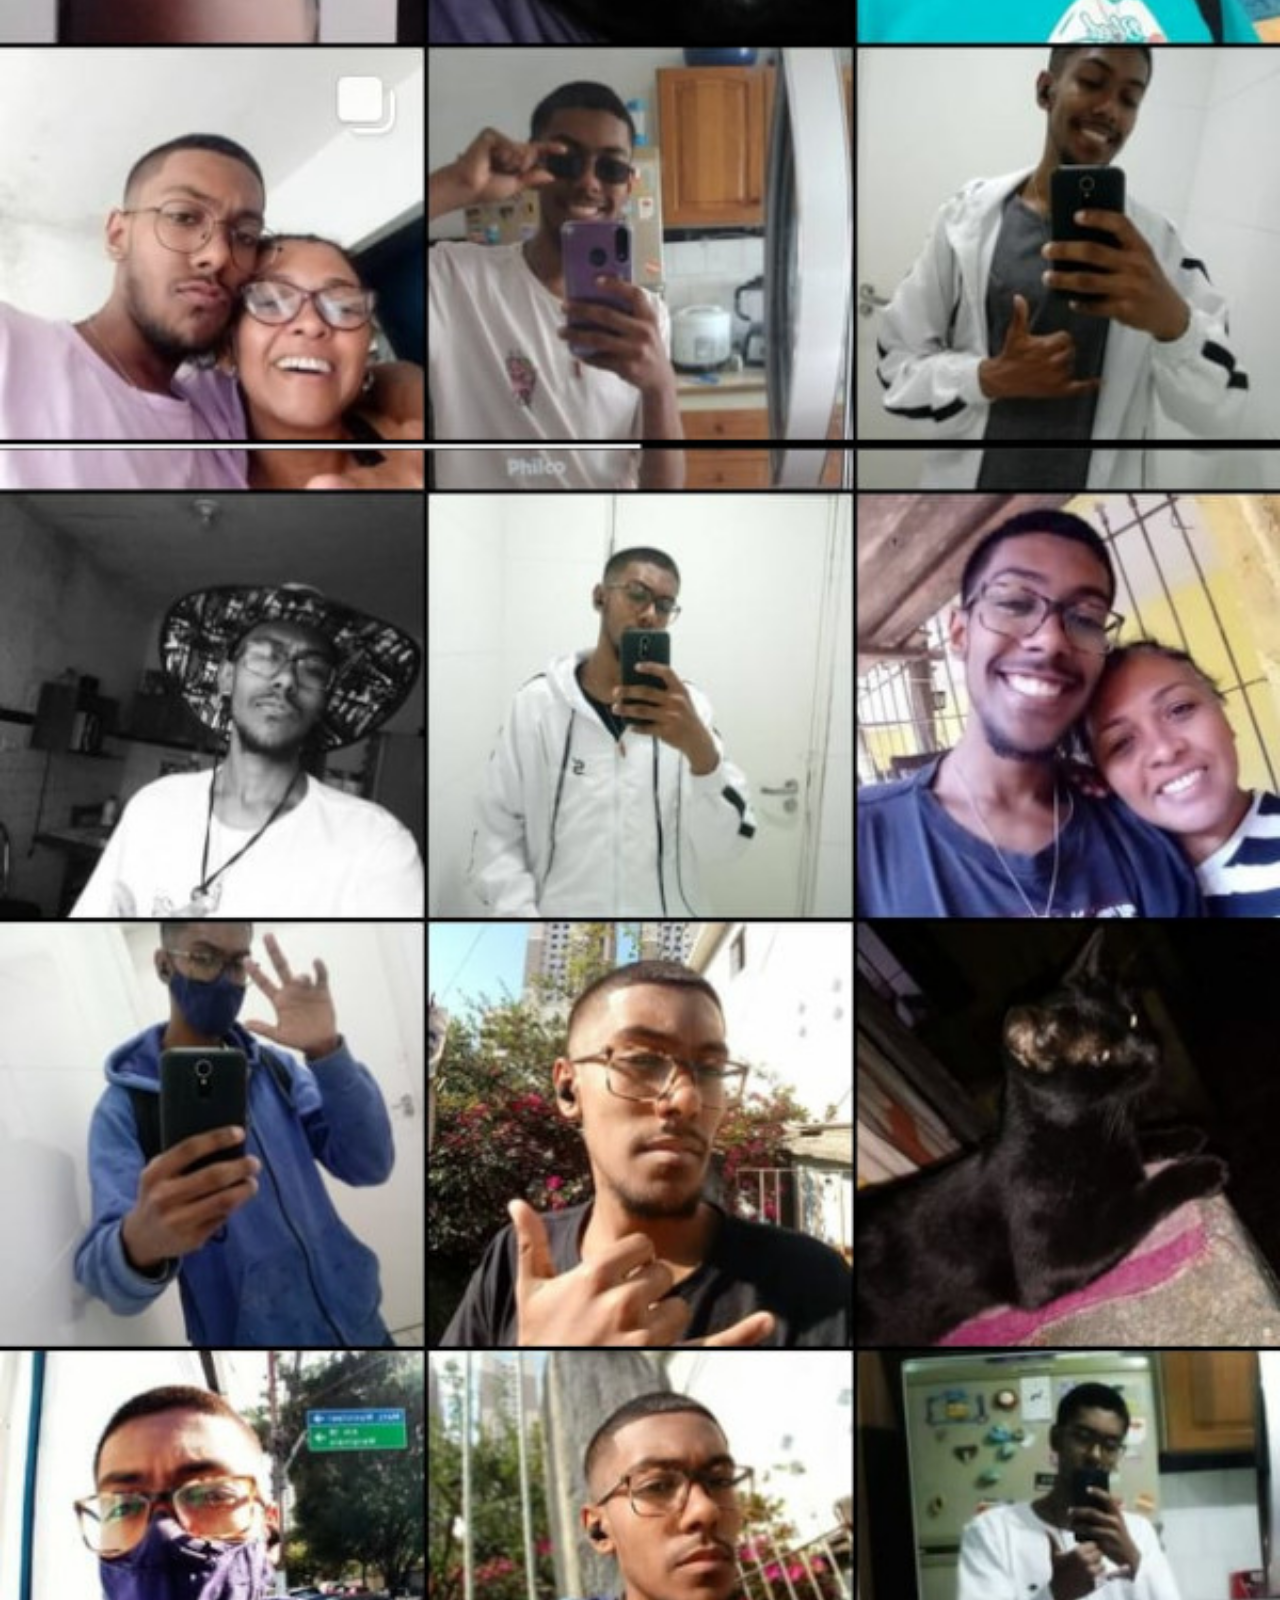
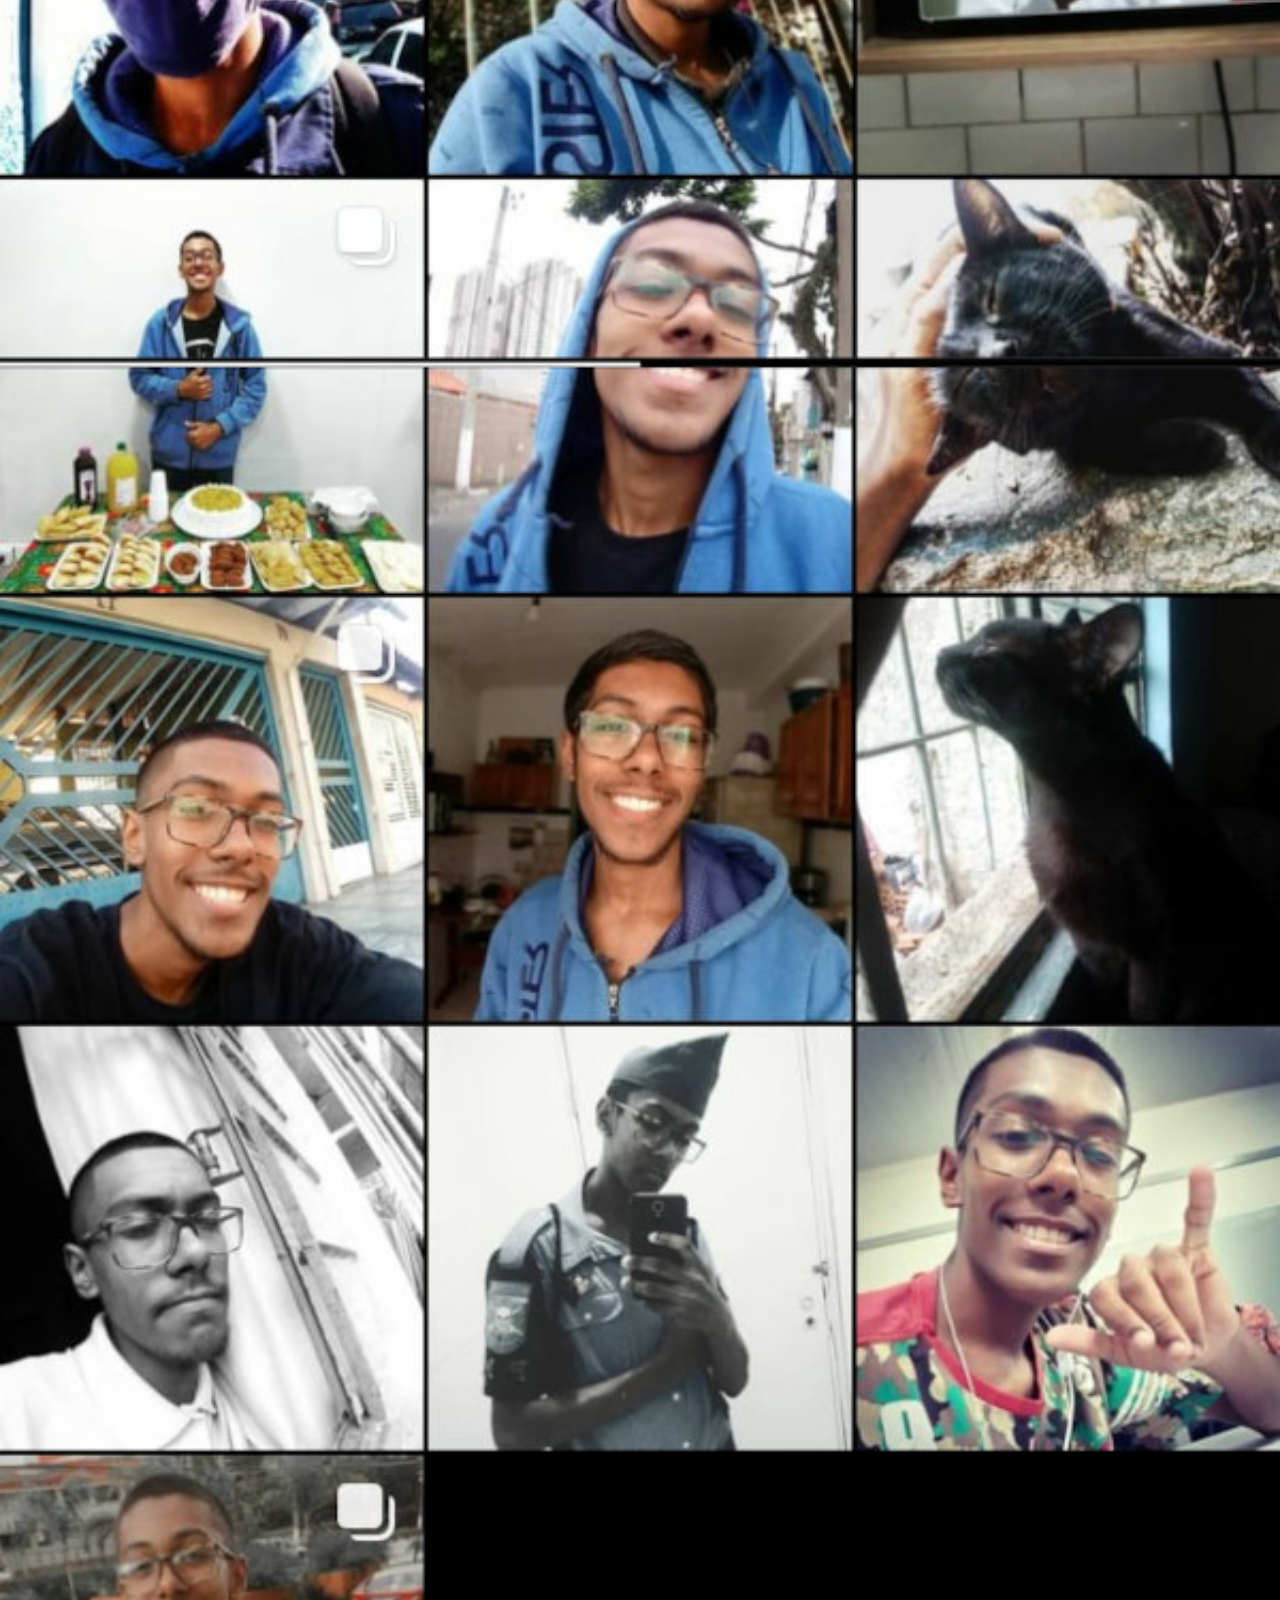
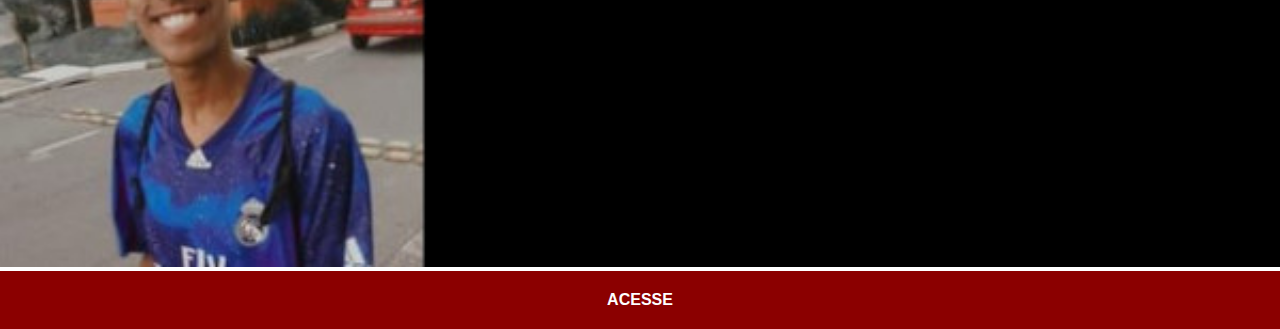
<file: instagram.html>
<!DOCTYPE html>
<html lang="pt-br">
<head>
    <meta charset="UTF-8">
    <meta http-equiv="X-UA-Compatible" content="IE=edge">
    <meta name="viewport" content="width=device-width, initial-scale=1.0">
    <title>Instagram</title>
    <link rel="stylesheet" href="estilos/social.css">
</head>
<body>
    <img src="imagens/tela-caio-instagram.jpg" alt="">
    <a href="https://www.instagram.com/caiomangas/" target="_blank">ACESSE</a>
    
</body>
</html>
</file>
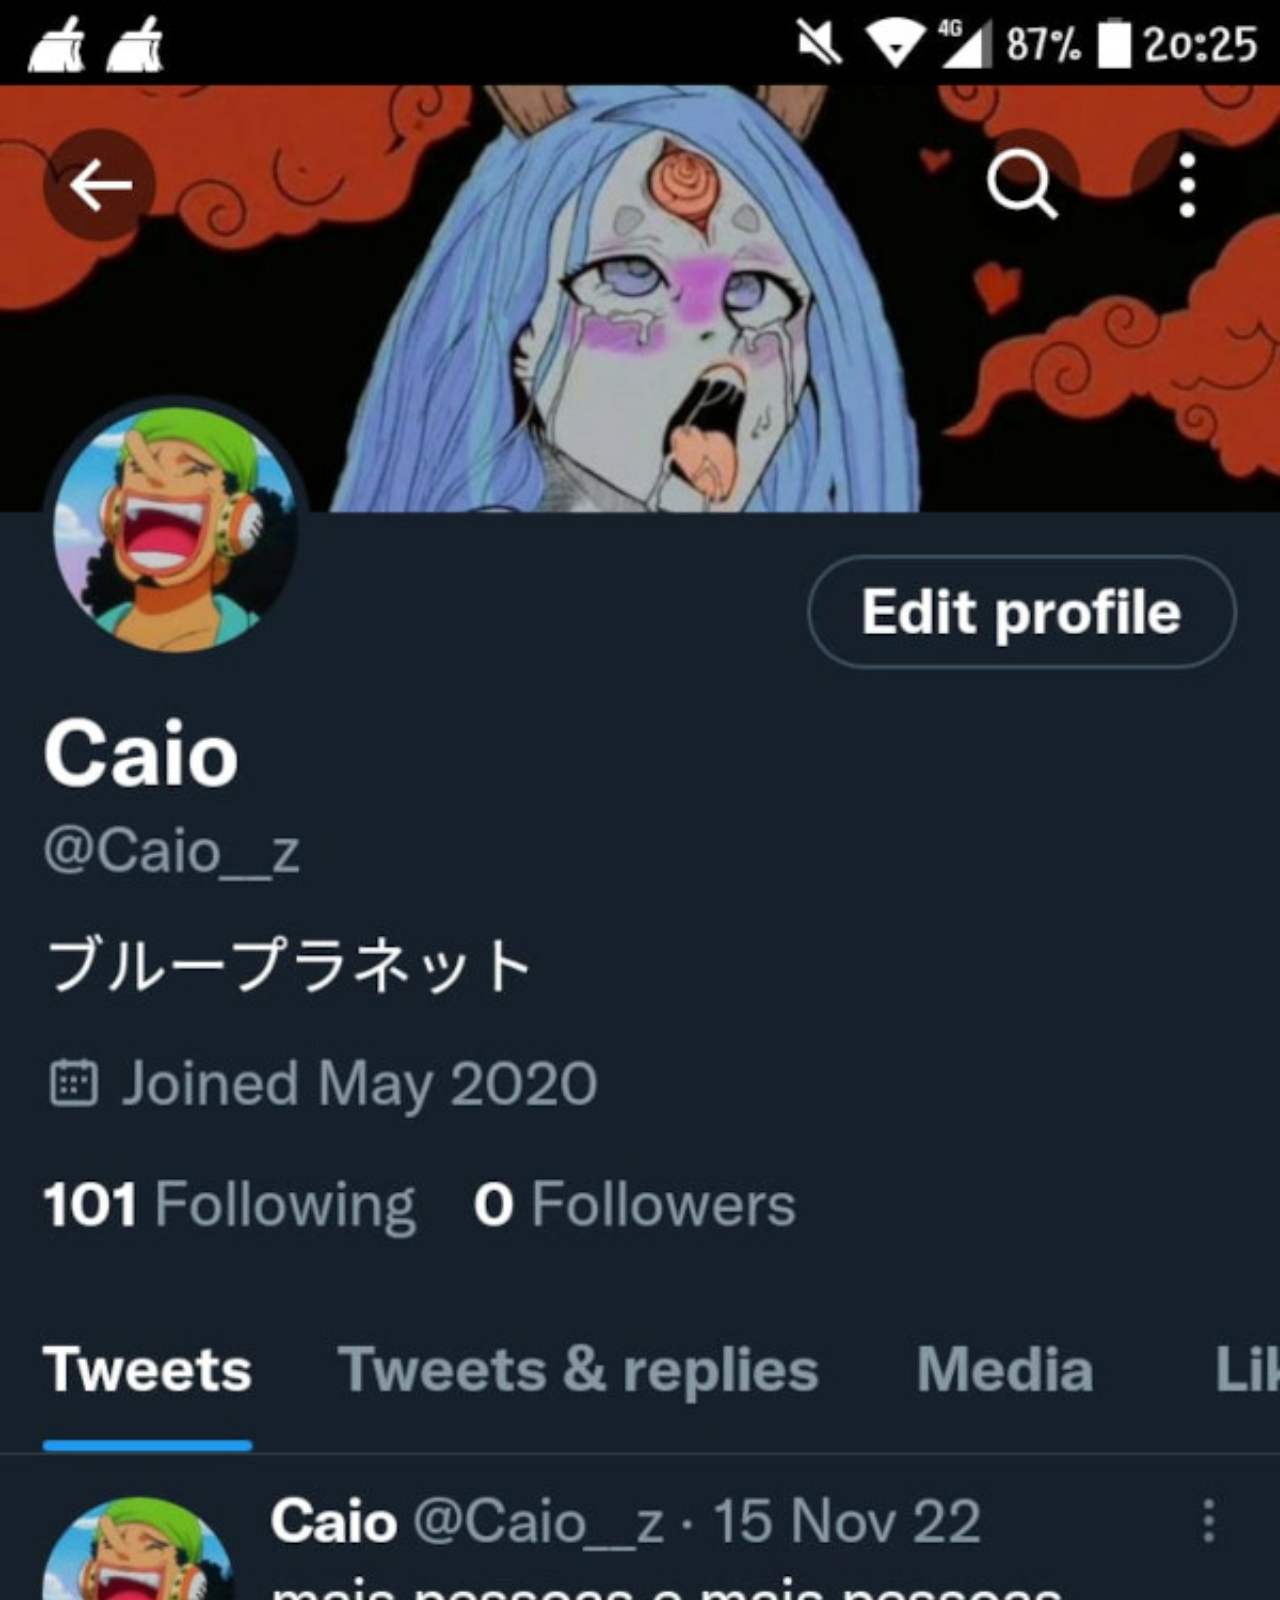
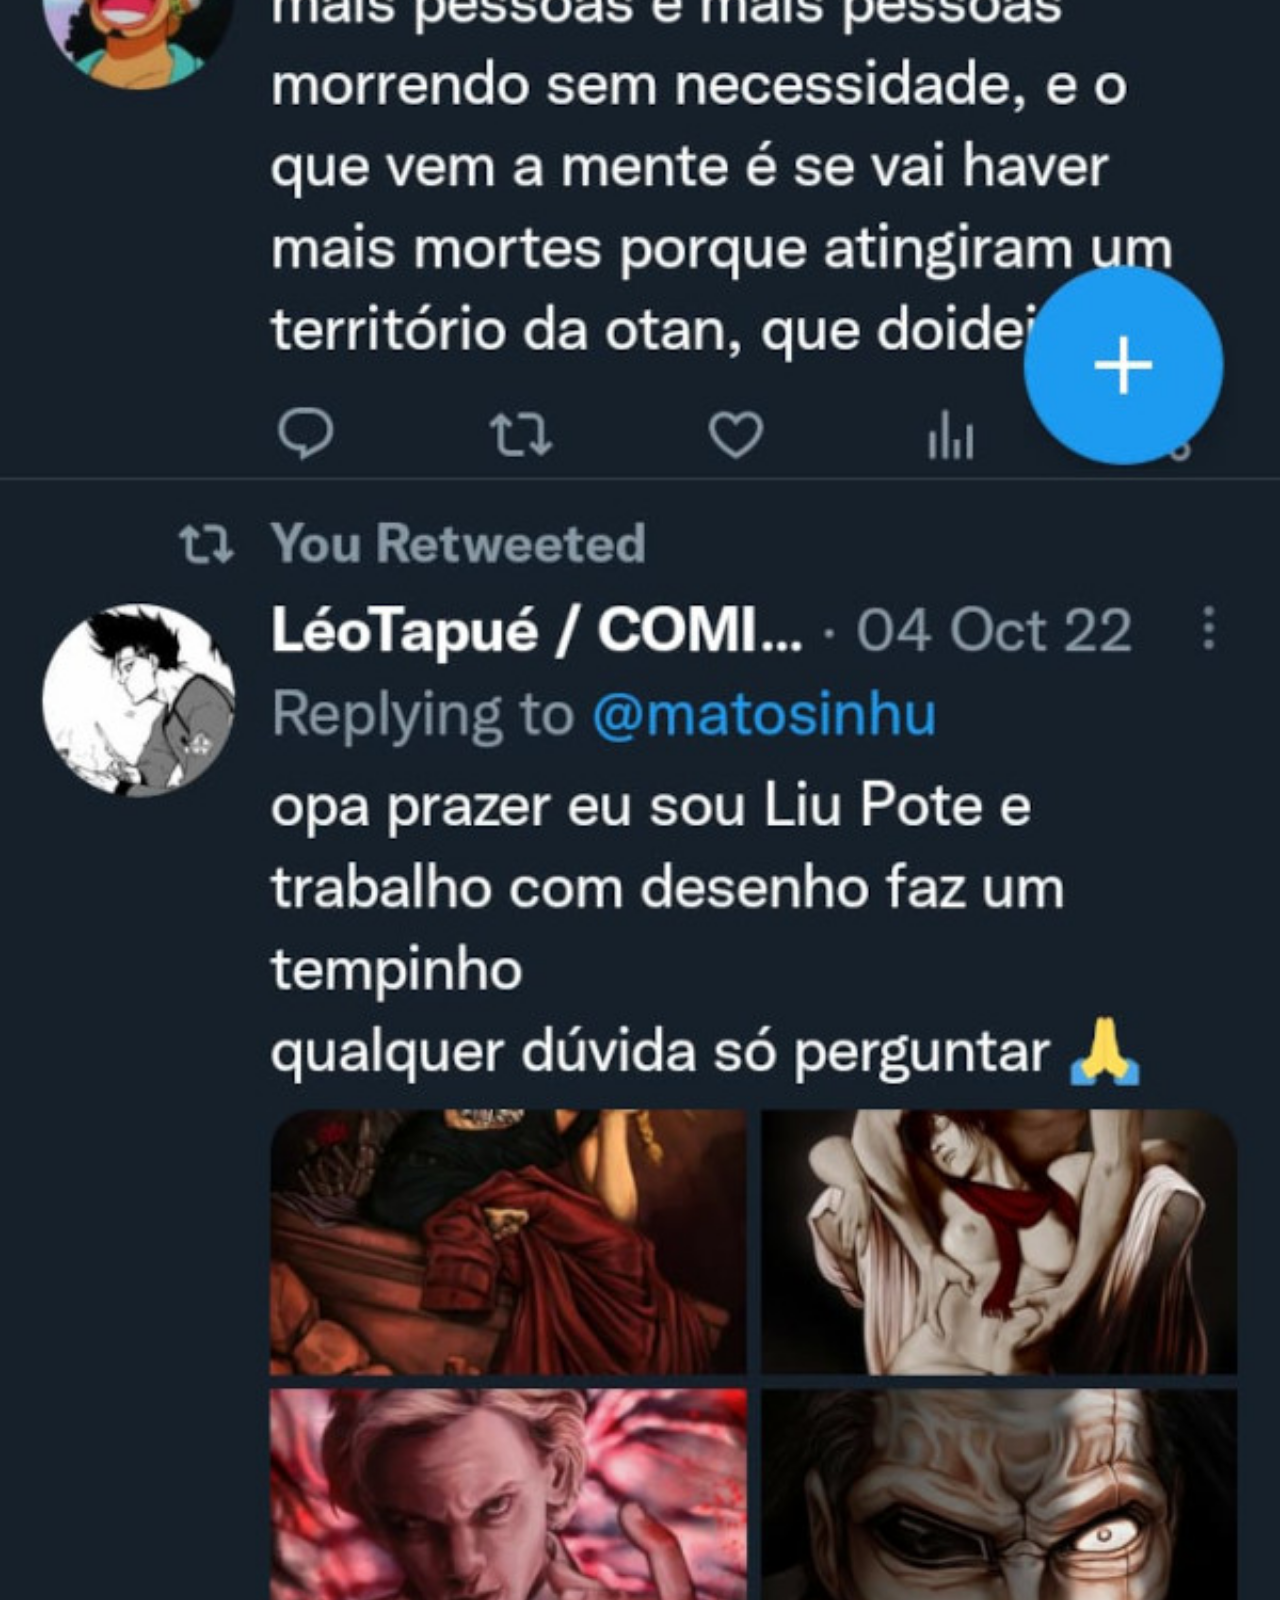
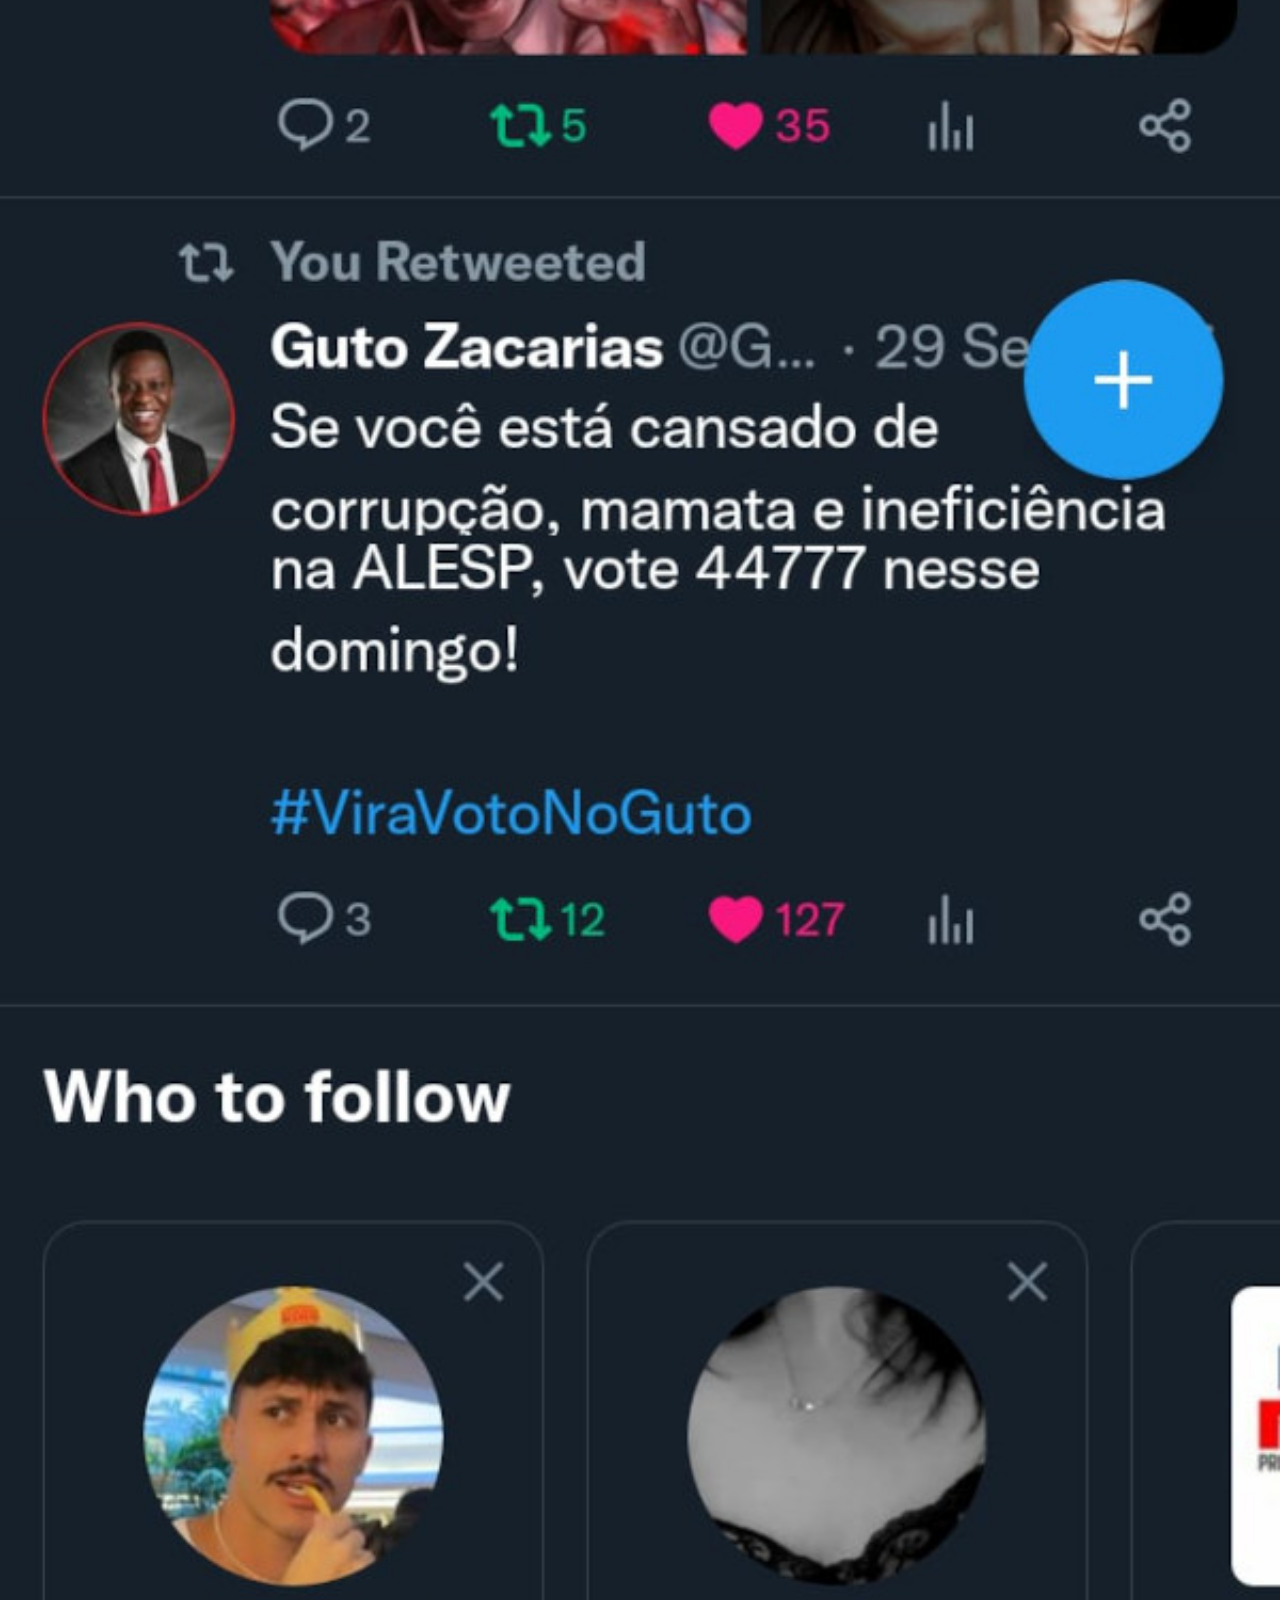
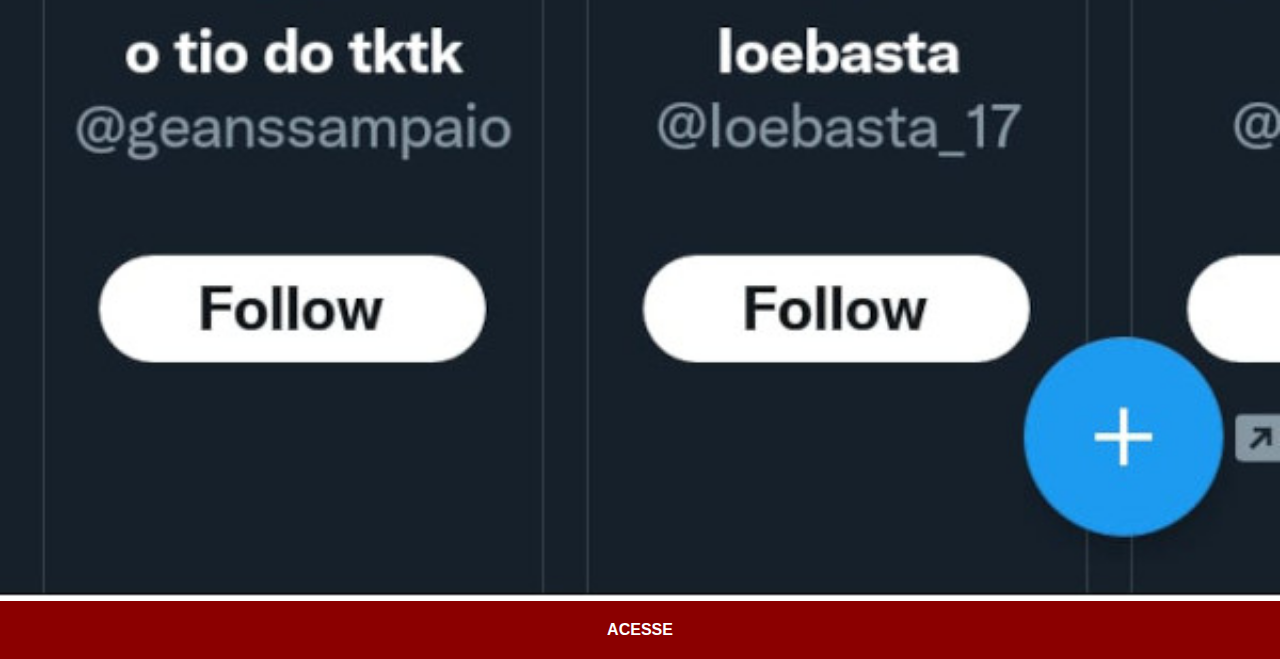
<file: twitter.html>
<!DOCTYPE html>
<html lang="pt-br">
<head>
    <meta charset="UTF-8">
    <meta http-equiv="X-UA-Compatible" content="IE=edge">
    <meta name="viewport" content="width=https://twitter.com/Caio__z, initial-scale=1.0">
    <title>Twitter</title>
    <link rel="stylesheet" href="estilos/social.css">
</head>
<body>
    <img src="imagens/tela-caio-twitter2.jpg" alt="Twitter">
    <a href="https://twitter.com/Caio__z" target="_blank">ACESSE</a>
</body>
</html>
</file>
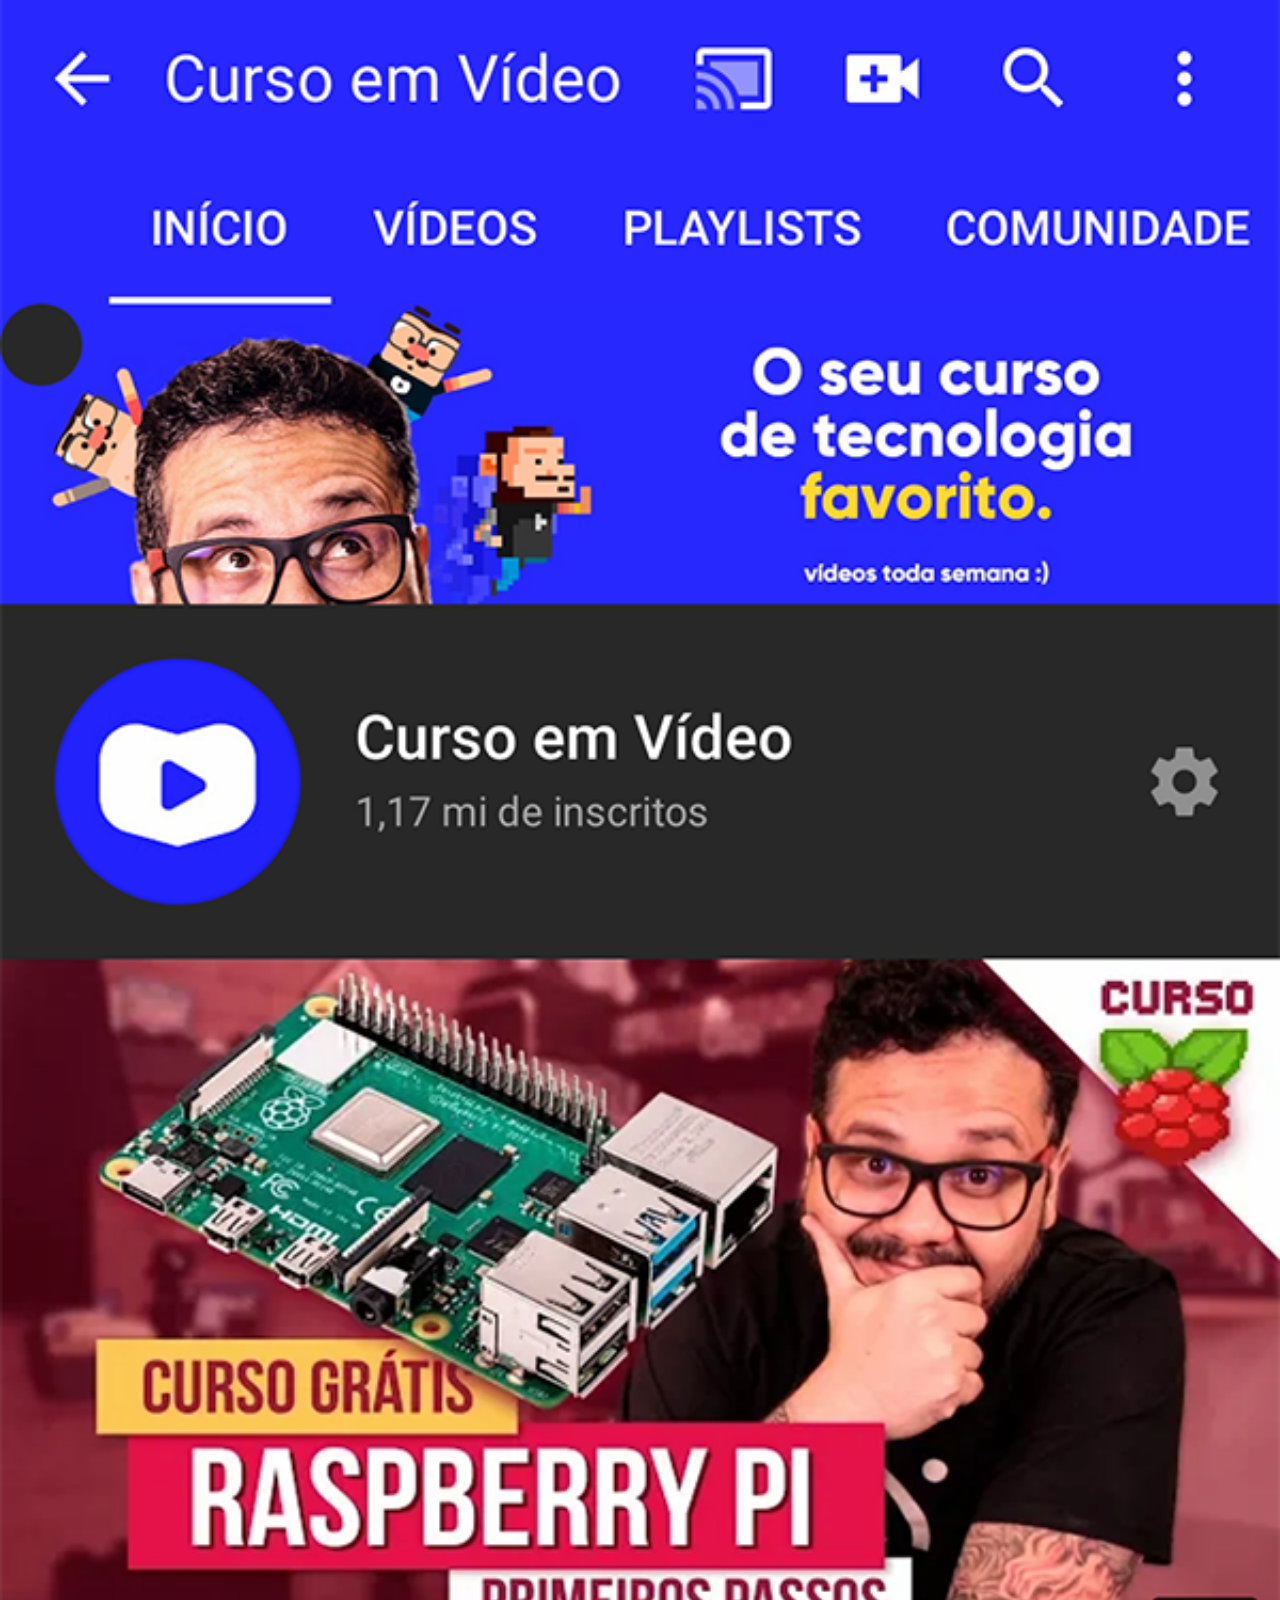
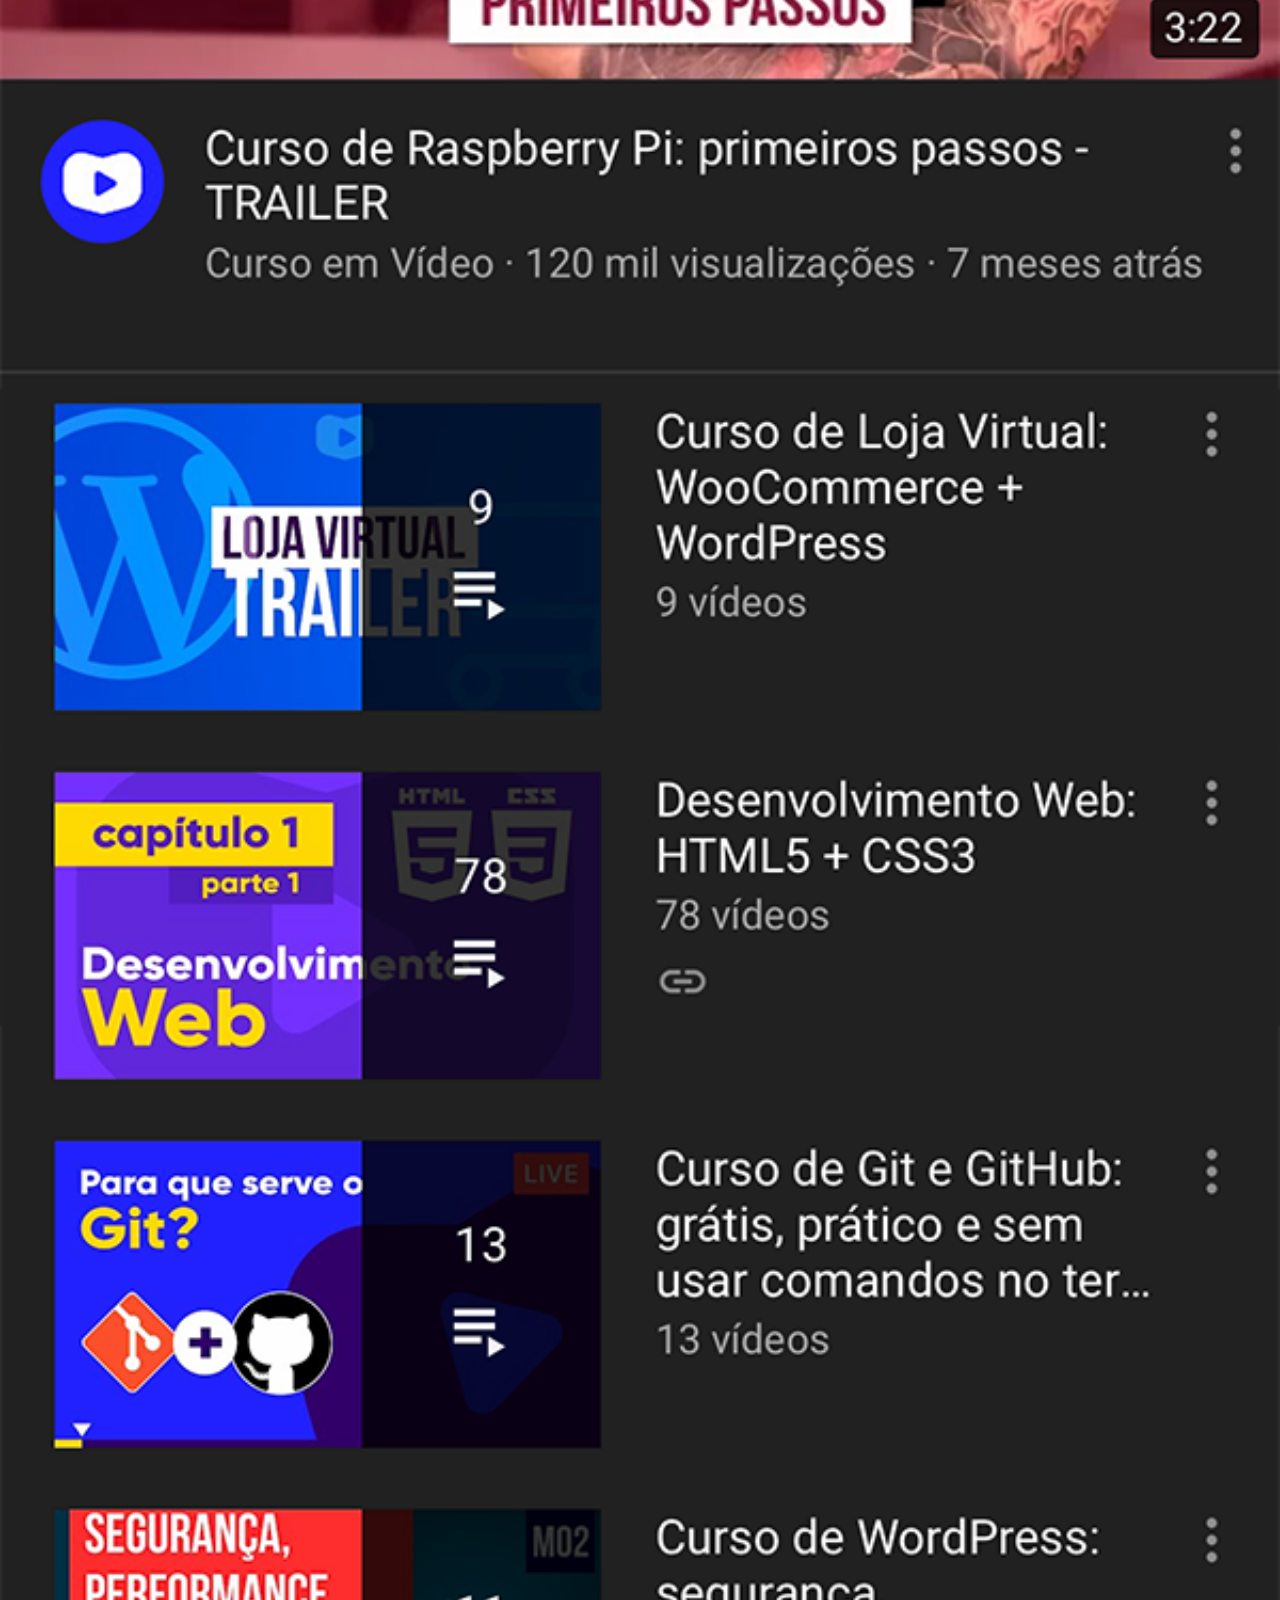
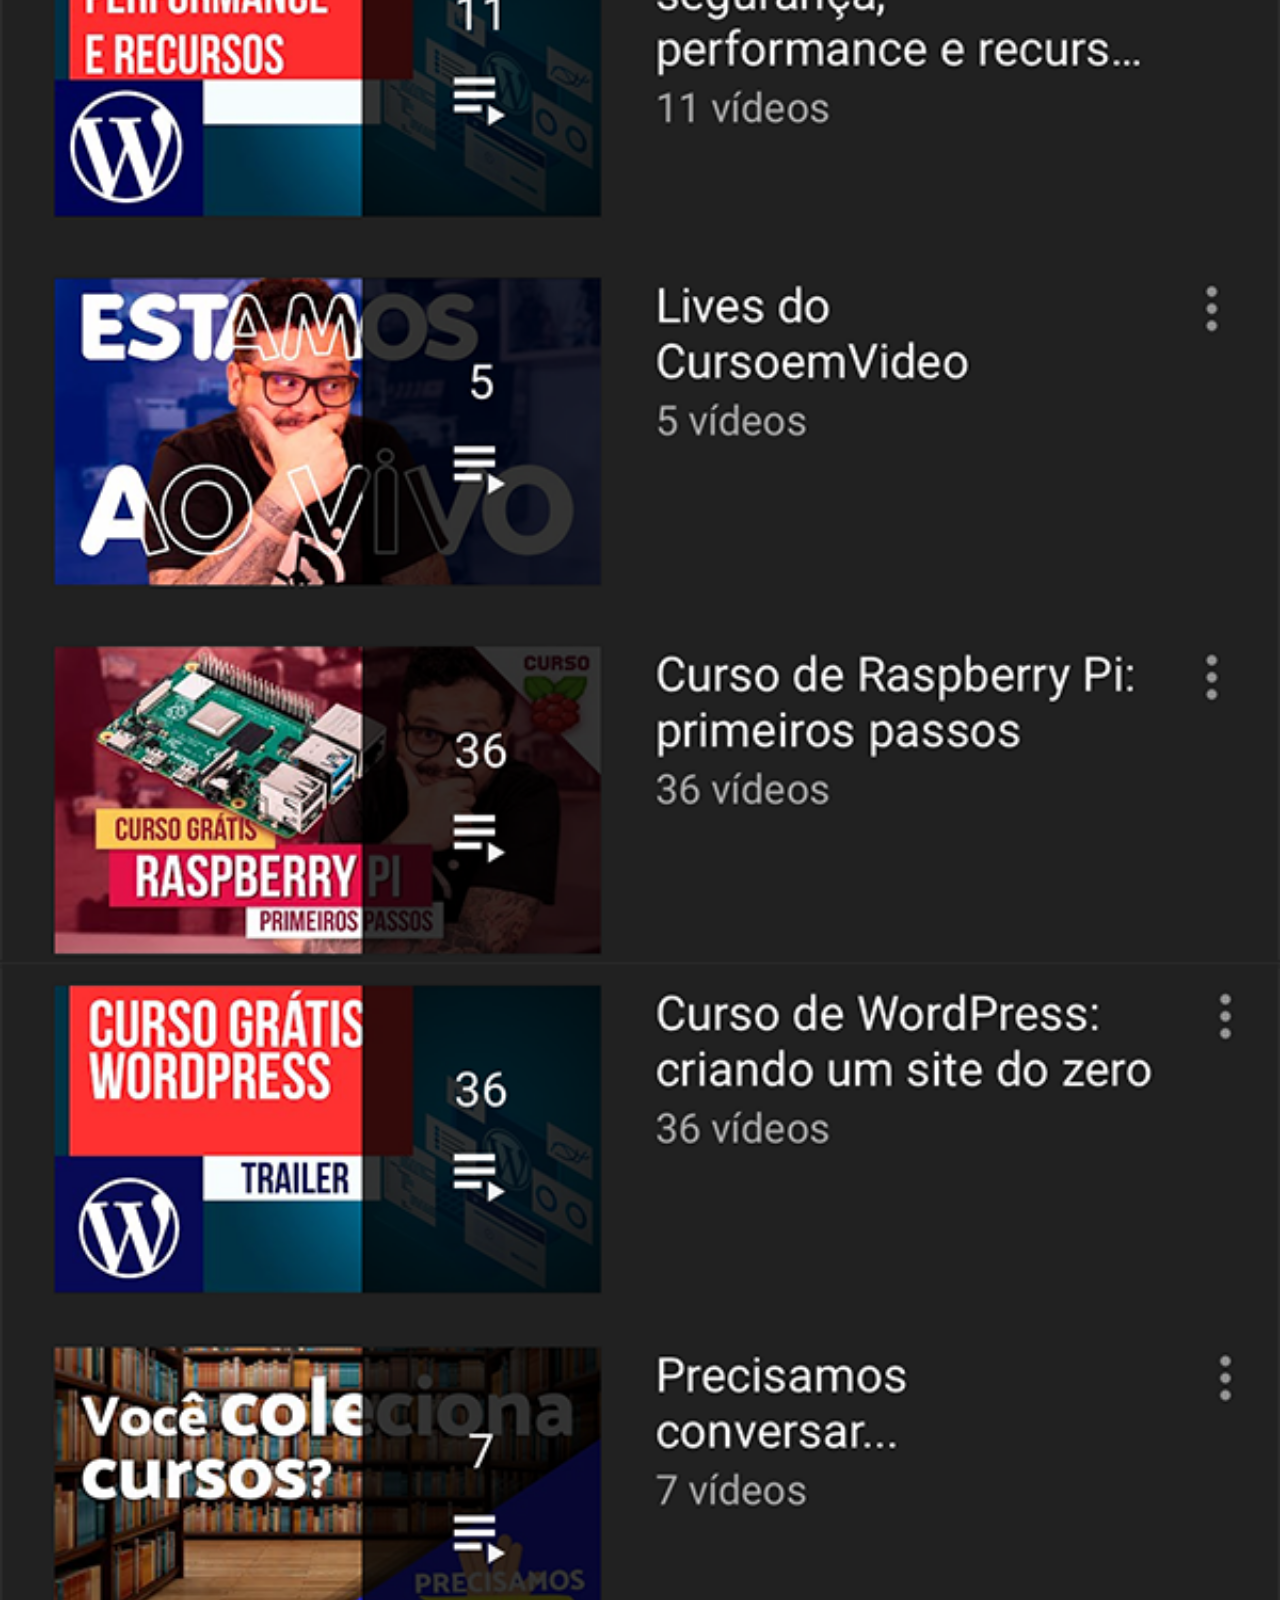
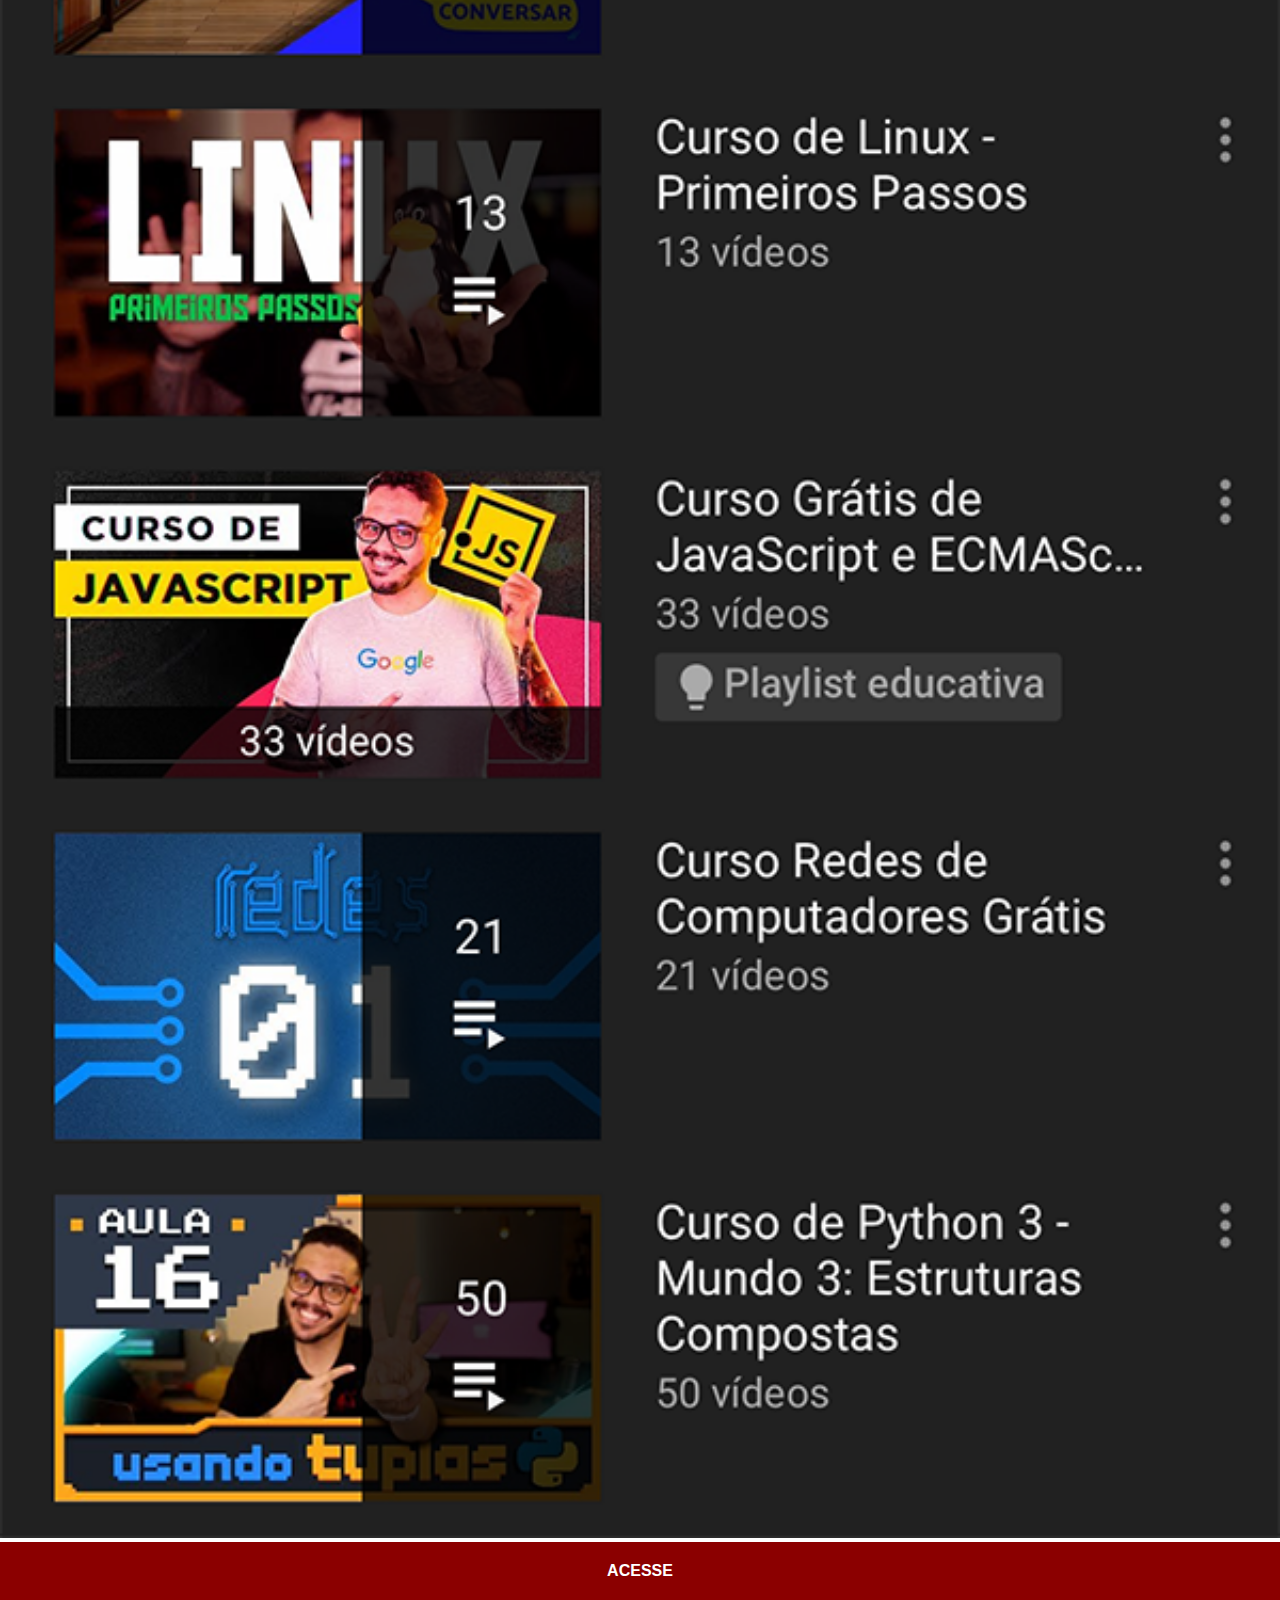
<file: youtube.html>
<!DOCTYPE html>
<html lang="pt-br">
<head>
    <meta charset="UTF-8">
    <meta http-equiv="X-UA-Compatible" content="IE=edge">
    <meta name="viewport" content="width=device-width, initial-scale=1.0">
    <title>Youtube</title>
    <link rel="stylesheet" href="estilos/social.css">
</head>
<body>
    <img src="imagens/tela-youtube.png" alt="">
    <a href="https://www.youtube.com/channel/UCV8sk32cFz2uT9Cs1UgDhkg" target="_blank">ACESSE</a>
</body>
</html>
</file>
<file: socialestilo.css>
@charset "UTF-8";


* {
    margin: 0px;
    padding: 0px;
    font-family: 'Gill Sans', 'Gill Sans MT', Calibri, 'Trebuchet MS', sans-serif;
}

html, body {
    height: 100vh;
    width: 100vw;
    background-color: #000000c9;
}

body {
    background: url(imagens/fundo-madeira.jpg) no-repeat top/cover fixed;
}

main {
    height: 100vh;
    position: relative;
}

section#telefone {
    height: 627px;
    width: 311px;
    top: 50%;
    left: 50%;
    transform: translate(-50%, -50%);
    position: absolute;
    background: url(imagens/frame-iphone.png) no-repeat center/cover;
}

iframe#tela {
    position: relative;
    top: 80px;
    left: 22px;
    width: 267px;
    height: 471px;

}

section#redes-sociais img {
    width: 50px;
    display: block;
    margin: 15px;
    border-radius: 50%;
    box-shadow: 2px 2px 5px rgba(0, 0, 0, 0.479);
    box-sizing: border-box;
}

section#redes-sociais img:hover {
    border: 2px solid rgba(255, 255, 255, 0.137);
    transform: translate(-3px, -3px);
    box-shadow: 5px 5px 10px rgba(0, 0, 0, 0.425);
    transition: transform .5s, border;
    transform: scale(96%);
}

a {
    display: inline-block;
}
</file>
<file: estilos/social.css>
@charset "UTF-8";

* {
    margin: 0px;
    padding: 0px;
    font-family: 'Gill Sans', 'Gill Sans MT', Calibri, 'Trebuchet MS', sans-serif;
}

::-webkit-scrollbar {
    width: 0px;
    height: 0px;
}

img {
    width: 100vw;
}

a {
    display: block;
    background-color: darkred;
    padding: 20px;
    text-align: center;
    font-weight: bolder;
    text-decoration: none;
    color: white;
}

a:hover {
    background-color: red;
}
</file>
